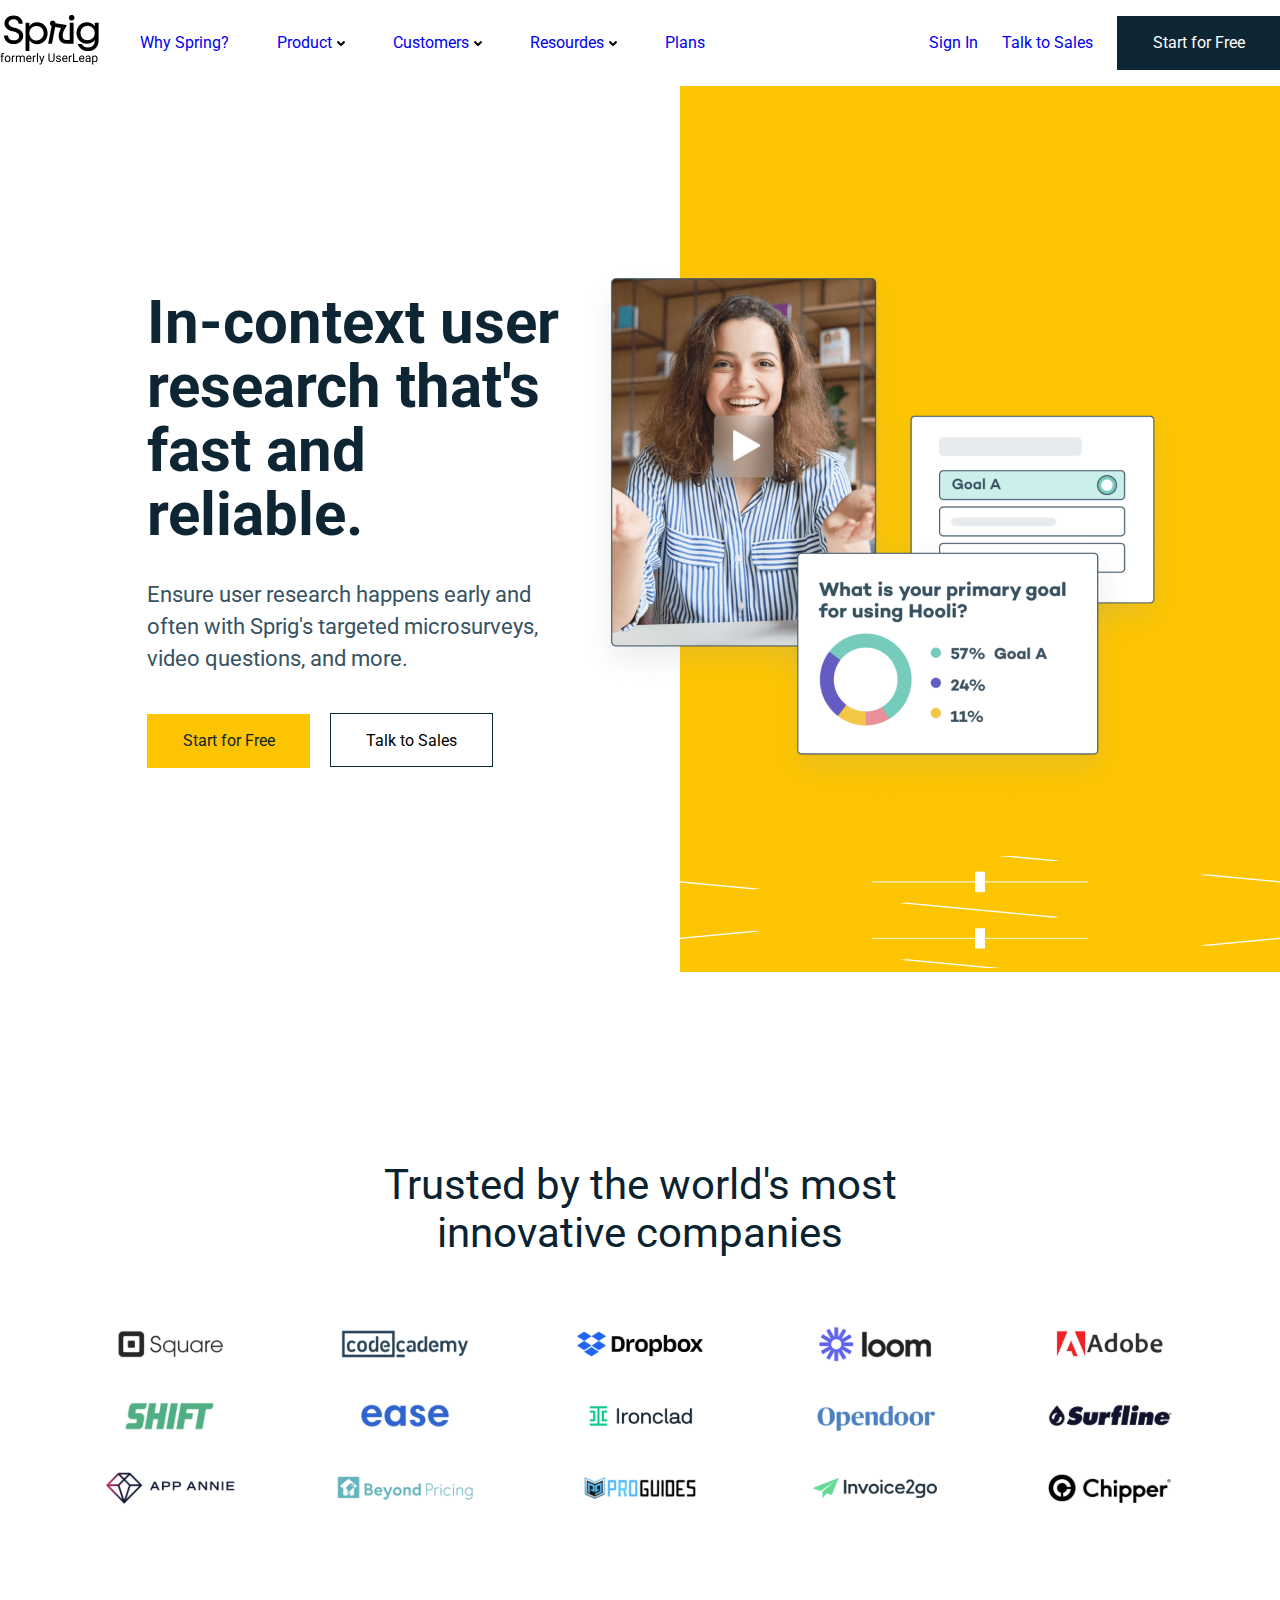
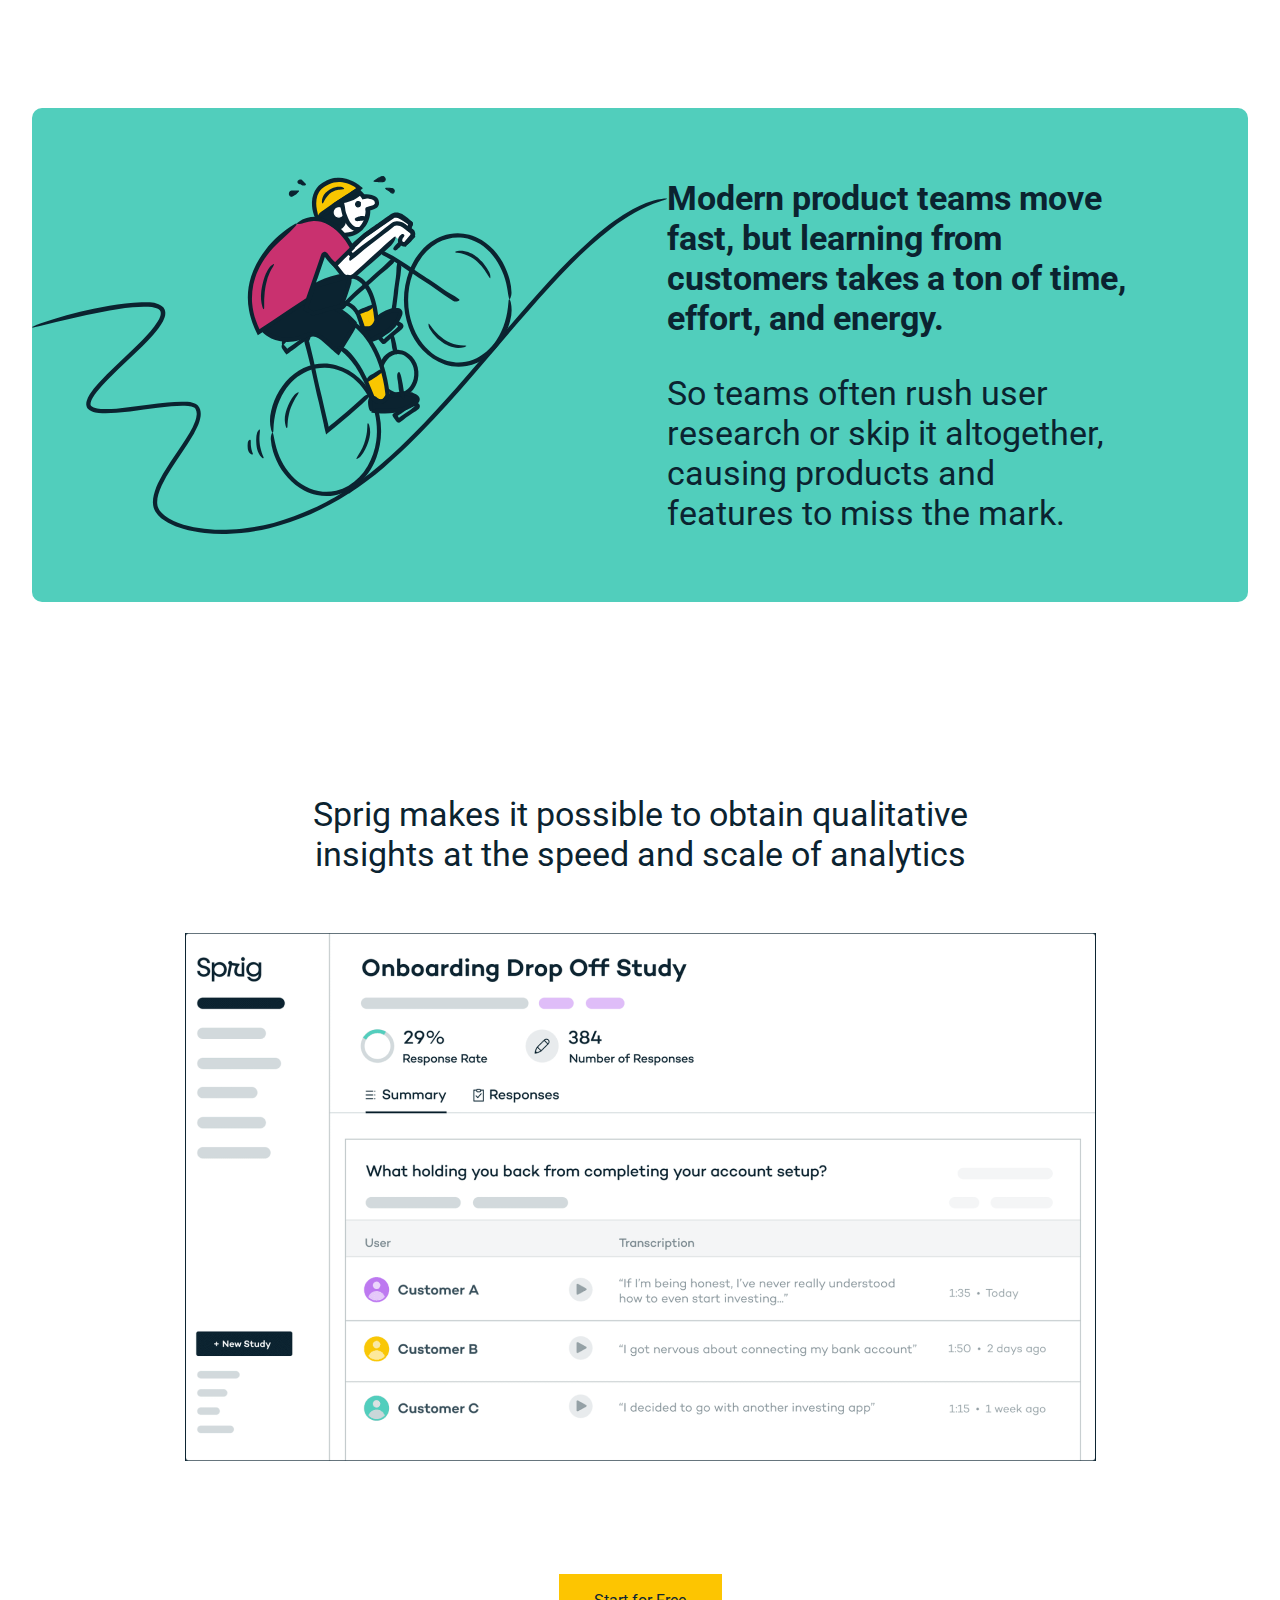
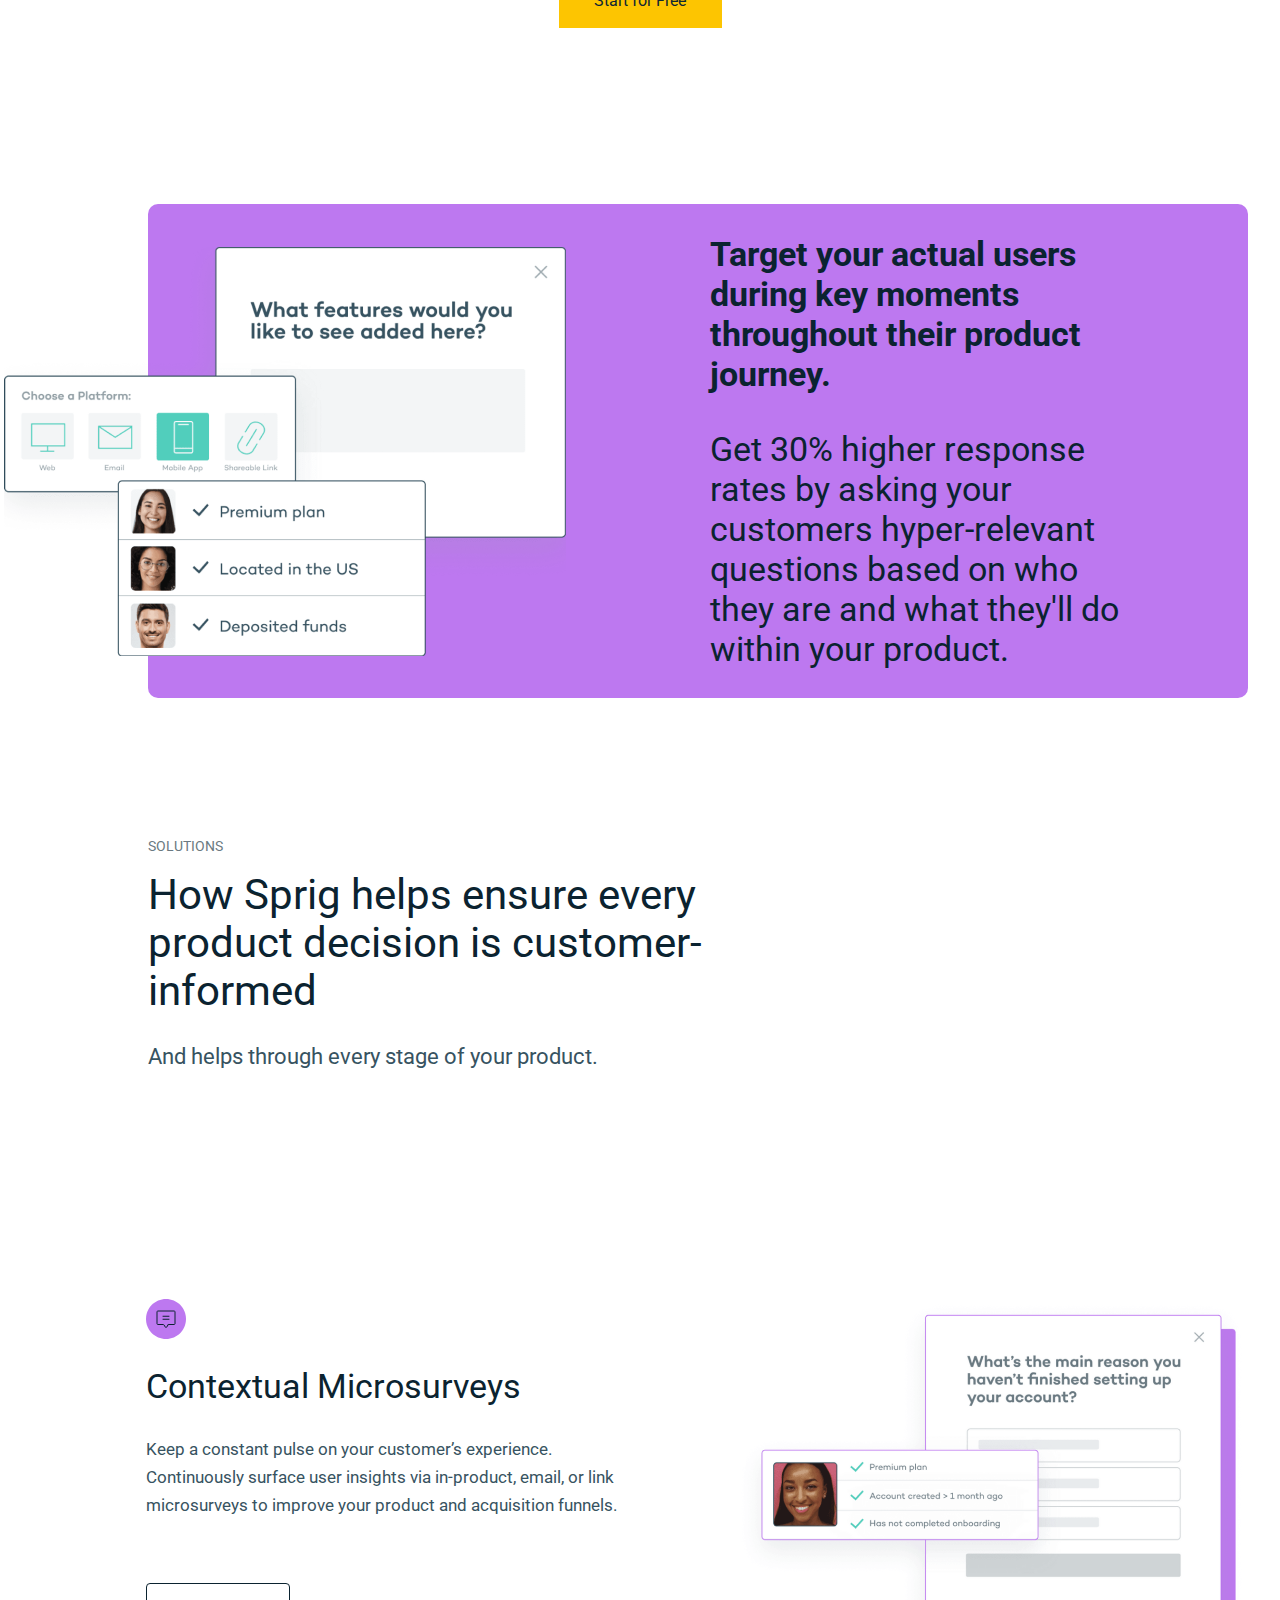
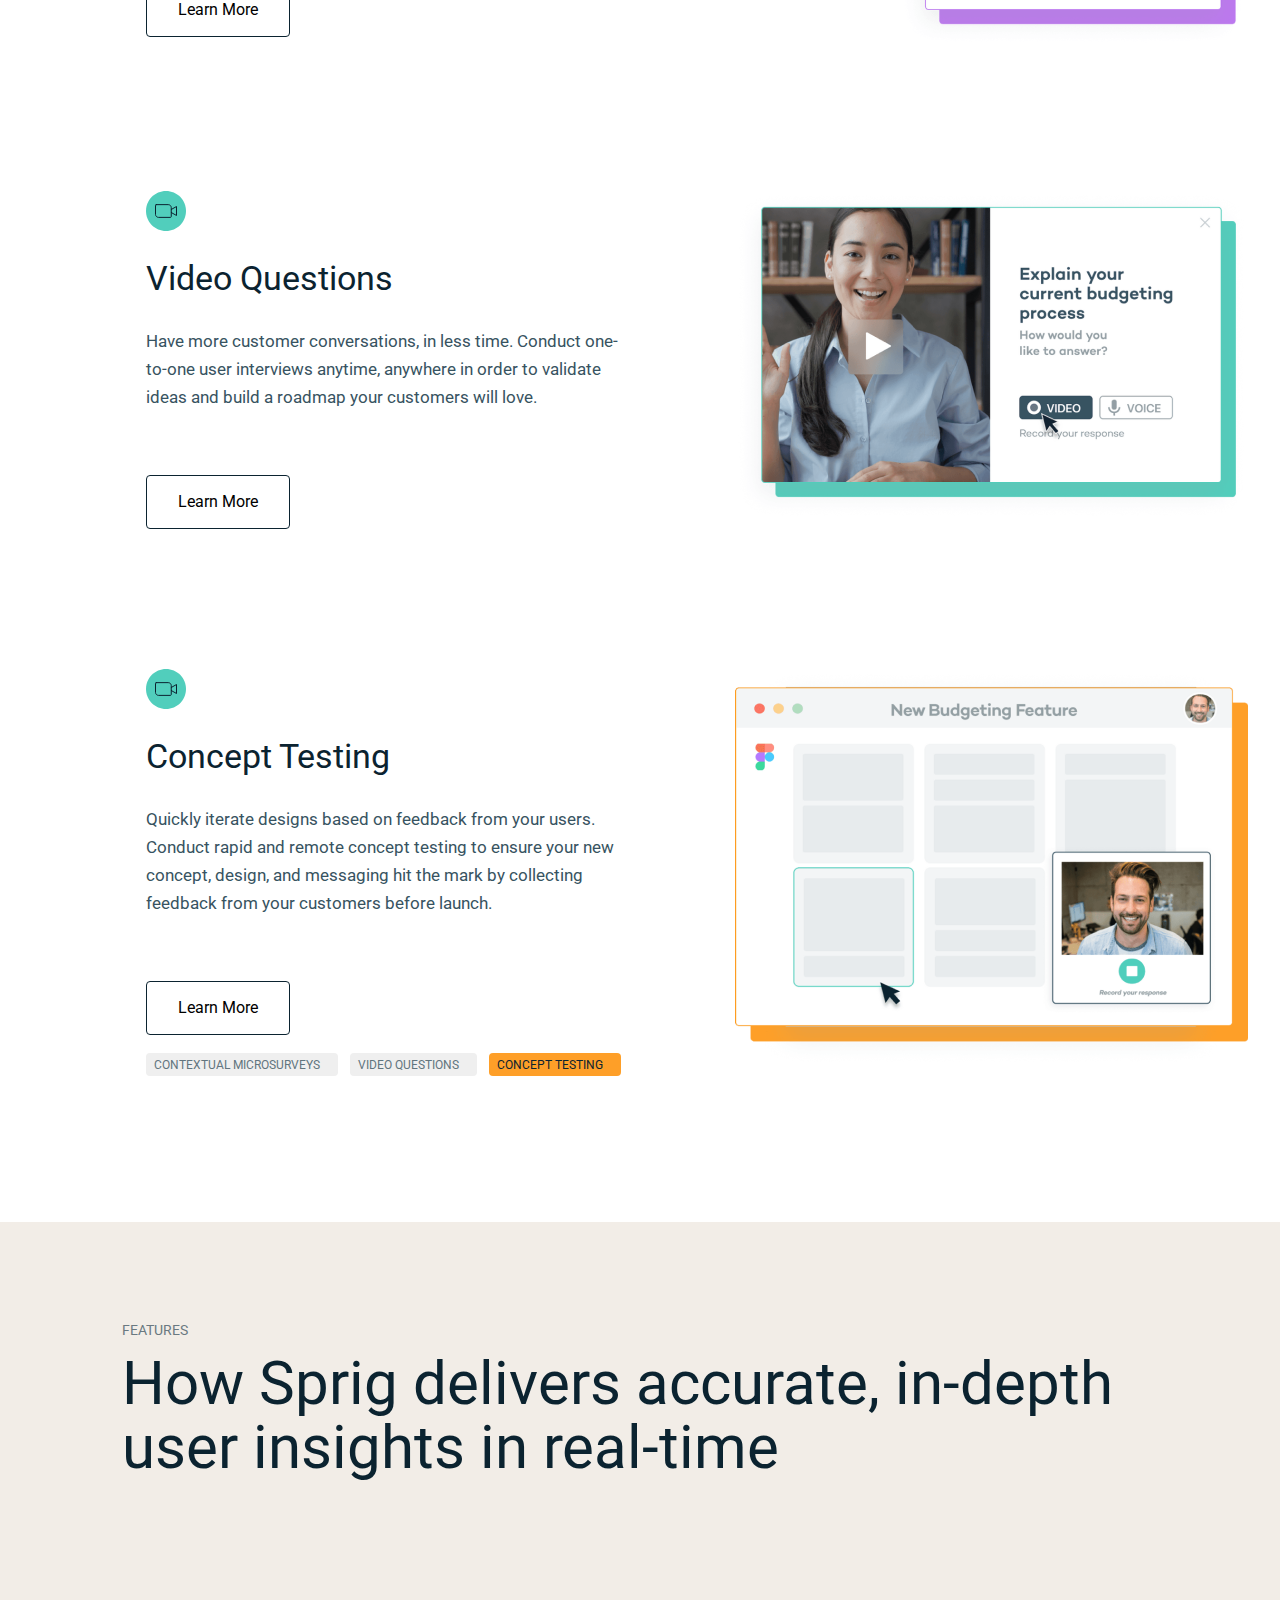
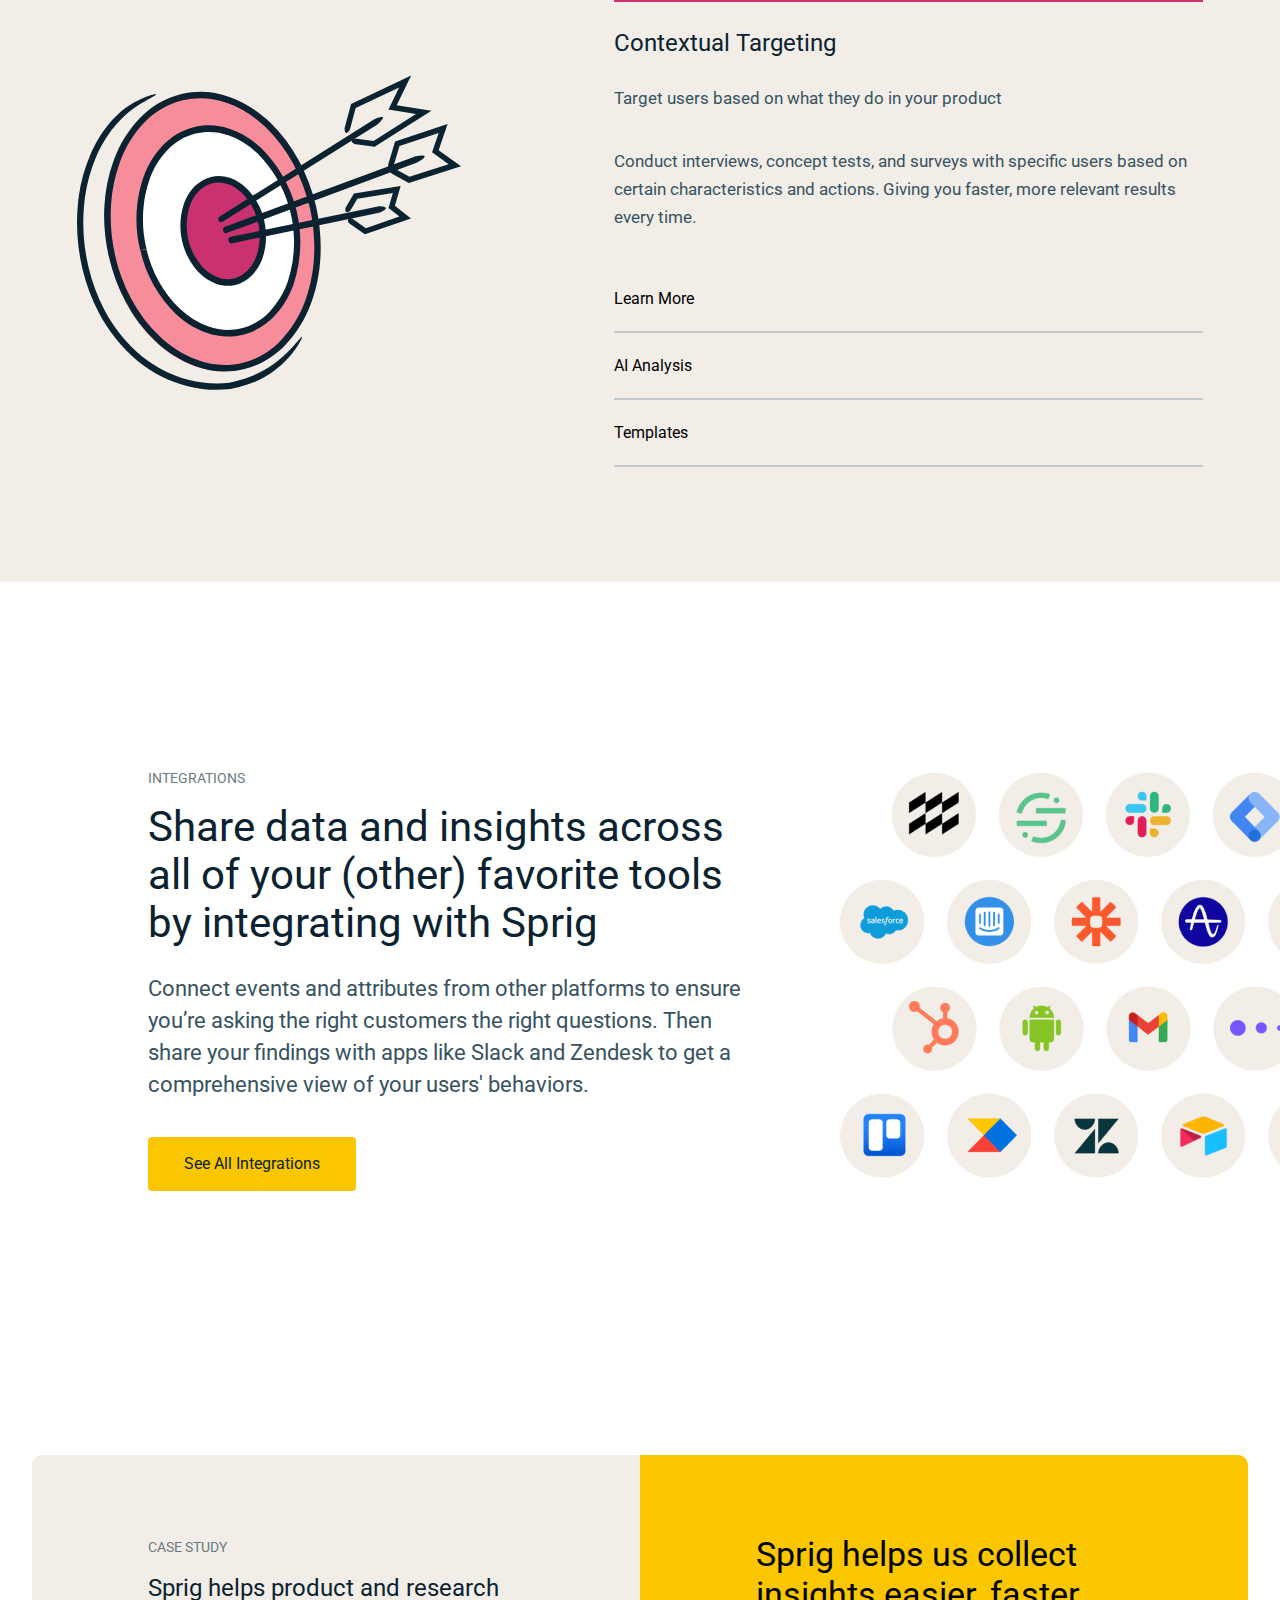
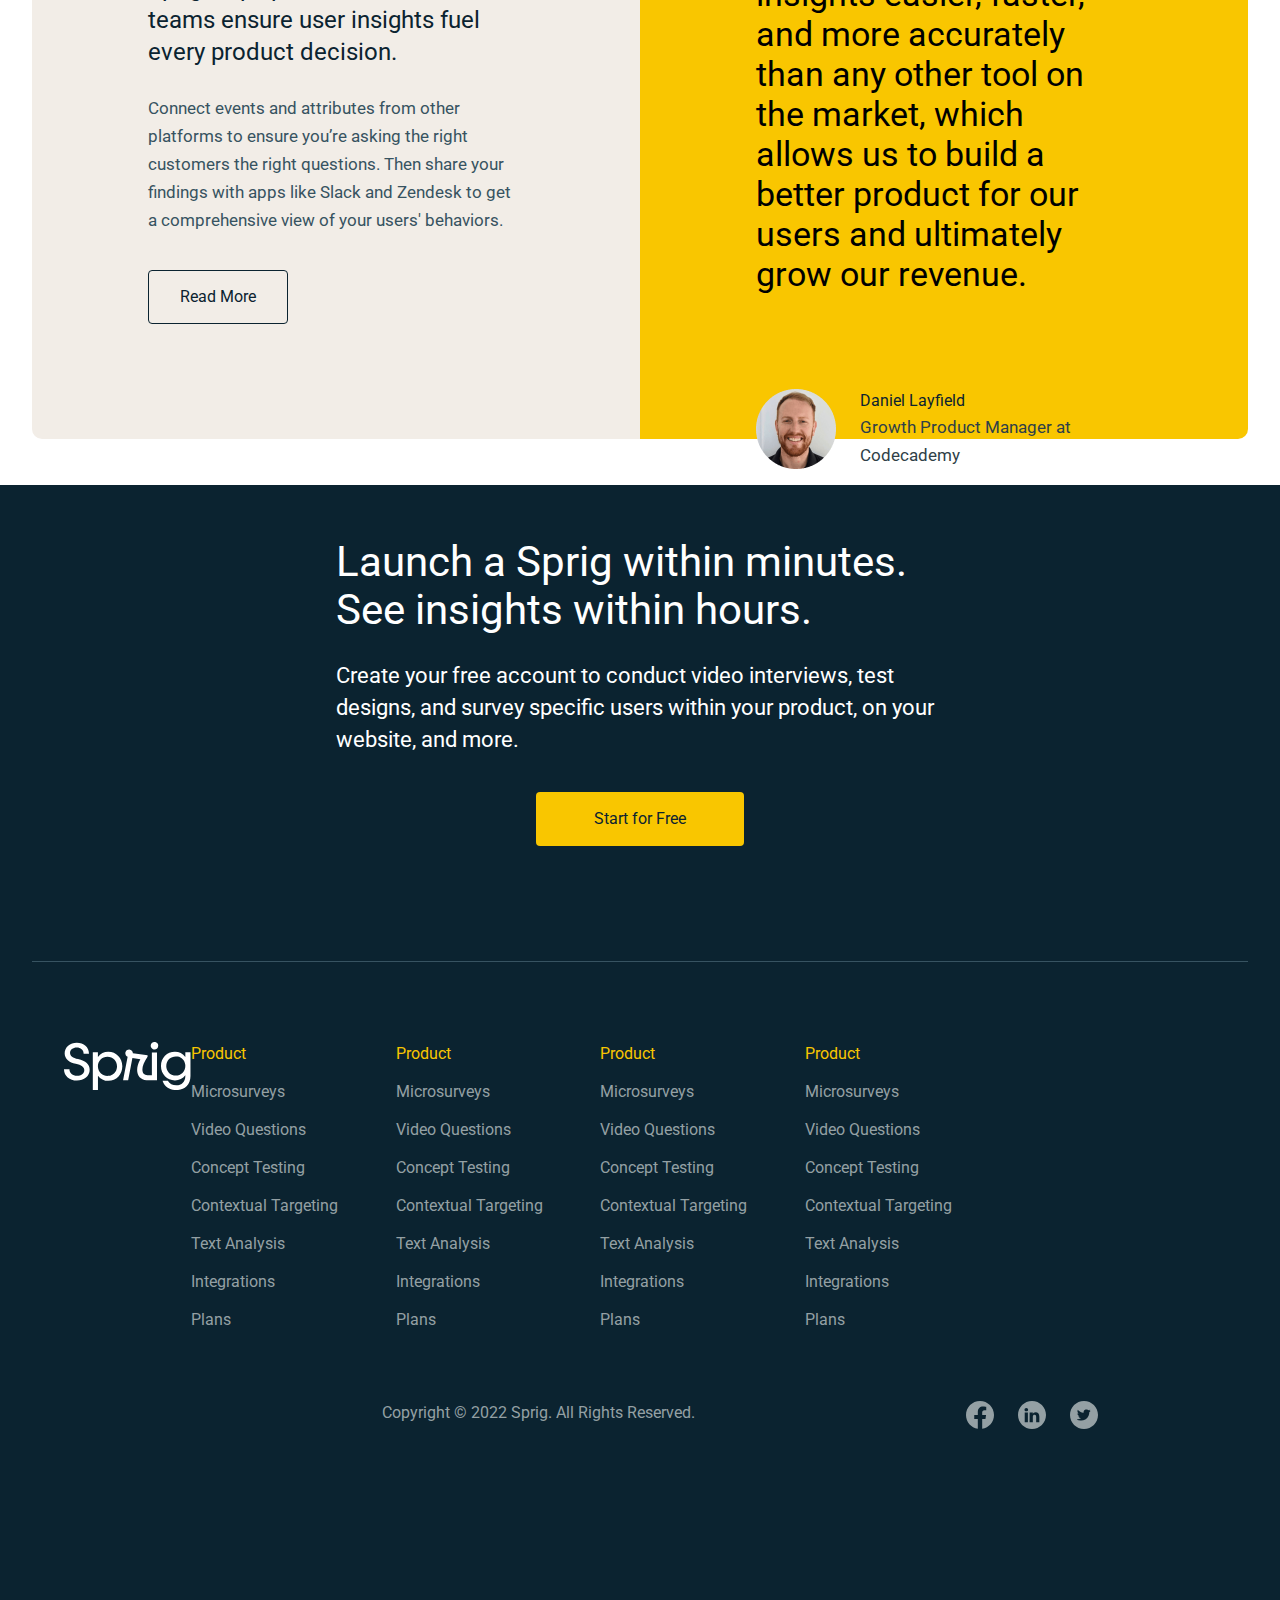
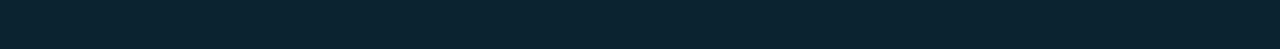
<file: project/index.html>
<!doctype html>
<html lang="en">
<head>
    <meta charset="UTF-8">
    <meta name="viewport"
          content="width=device-width, user-scalable=no, initial-scale=1.0, maximum-scale=1.0, minimum-scale=1.0">
    <meta http-equiv="X-UA-Compatible" content="ie=edge">
    <title>Document</title>
    <link rel="stylesheet" href="project.css">
    <link rel="preconnect" href="https://fonts.googleapis.com">
    <link rel="preconnect" href="https://fonts.gstatic.com" crossorigin>
    <link href="https://fonts.googleapis.com/css2?family=Roboto+Serif:ital,wght@0,100;0,200;0,300;0,400;0,500;0,600;0,700;0,800;0,900;1,100;1,200;1,300;1,400;1,500;1,600;1,700;1,800;1,900&family=Roboto:ital,wght@0,100;0,300;0,400;0,500;0,700;0,900;1,100;1,300;1,400;1,500;1,700;1,900&display=swap"
          rel="stylesheet">
</head>
<body>
<header>
    <div class="wrapper">
        <div class="top_bar">
            <div class="header_logo"><img src="images/logo.svg" alt="logo"></div>
            <nav class="nav_meny">
                <div class="meny">
                    <div class="nav_meny_Item color1"><a href="#">Why Spring?</a></div>
                    <div class="nav_meny_Item color"><a href="#">Product</a><img src="images/tiket.png" alt=""></div>
                    <div class="nav_meny_Item color"><a href="#">Customers</a><img src="images/tiket.png" alt=""></div>
                    <div class="nav_meny_Item color"><a href="#">Resourdes</a><img src="images/tiket.png" alt=""></div>
                    <div class="nav_meny_Item color1"><a href="#">Plans</a></div>
                </div>
                <div class="meny_button">
                    <div class="nav_meny_Item color1"><a href="#">Sign In</a></div>
                    <div class="nav_meny_Item color1"><a href="#">Talk to Sales</a></div>
                    <button class="nav_btn meny_btn ">Start for Free</button>
                </div>
            </nav>
        </div>
    </div>
    <div class="header_content">
        <div class="left_content">
            <h1>In-context user research that's fast and reliable.</h1>
            <p>Ensure user research happens early and often with Sprig's targeted microsurveys, video questions, and
                more.</p>
            <div class="header_content_button">
                <button class="nav_btn head_btn_1">Start for Free</button>
                <button class="nav_btn head_btn_2">Talk to Sales</button>
            </div>
        </div>
        <div class="raight_content"><img id="top" src="images/raight_content.png" alt=""><img id="botom"
                                                                                              src="images/botom.png"
                                                                                              alt=""></div>
    </div>
    <div class="txt_after_punkt txt_after_punkt1 "><p class="txt_after_punkt_p">Trusted by the world's most innovative
        companies</p></div>
    <div class="logo_partner"><img src="images/logos%20partner.svg" alt=""></div>
</header>
<div class=" center bycikl">
    <img id="bycikl" src="images/bycikle.svg" alt="bycikle">
    <div class="punkt">
        <h3 class="punkt_title">Modern product teams move fast, but learning from customers takes a ton of time, effort,
            and energy.</h3>
        <p class="punkt_text">So teams often rush user research or skip it altogether, causing products and features to
            miss the mark.</p>
    </div>
</div>
<div class="txt_after_punkt txt_after_punkt2 "><p class="txt_after_punkt_p">Sprig makes it possible to obtain
    qualitative insights at the speed and scale of analytics</p></div>
<img id="scrin" src="images/scrine.png" alt="">
<button id="botom_centr" class="nav_btn head_btn_1">Start for Free</button>
<div class=" center fiolet">
    <img id="fiolet" src="images/img_fiolet%20blok.png" alt="">
    <div class="punkt">
        <h3 class="punkt_title">Target your actual users during key moments throughout their product journey.</h3>
        <p class="punkt_text">Get 30% higher response rates by asking your customers hyper-relevant questions based on
            who they are and what they'll do within your product.</p>
    </div>
</div>
<div class="left_content_after_fiolet_blok">
    <p class="hat_txt">SOLUTIONS</p>
    <p id="after_fiolet_blok">How Sprig helps ensure every product decision is customer-informed</p>
    <p class="under_txt">And helps through every stage of your product.</p>
</div>
<div class="wrap_1">
    <div class="similar_blok">
        <div class="similar_left">
            <img class="similar_img" src="images/simil_left_img3.svg" alt="">
            <div class="similar_txt">
                <p class="simil_title">Contextual Microsurveys</p>
                <p class="simil_txt">Keep a constant pulse on your customer’s experience. Continuously surface user
                    insights via in-product, email, or link microsurveys to improve your product and acquisition
                    funnels.</p>
            </div>
            <button class="similar_btn">Learn More</button>
        </div>
        <div class="simil_raight_img"><img src="images/simil_raight_img2.png" alt=""></div>
    </div>
    <div class="similar_blok">
        <div class="similar_left">
            <img class="similar_img" src="images/simil_left_img.svg" alt="">
            <div class="similar_txt">
                <p class="simil_title">Video Questions</p>
                <p class="simil_txt">Have more customer conversations, in less time. Conduct one-to-one user interviews
                    anytime, anywhere in order to validate ideas and build a roadmap your customers will love.</p>
            </div>
            <button class="similar_btn">Learn More</button>
        </div>
        <div class="simil_raight_img"><img src="images/simil_raight_img.png" alt=""></div>
    </div>
    <div class="similar_blok">
        <div class="similar_left">
            <img class="similar_img" src="images/simil_left_img.svg" alt="">
            <div class="similar_txt">
                <p class="simil_title">Concept Testing</p>
                <p class="simil_txt">Quickly iterate designs based on feedback from your users. Conduct rapid and remote
                    concept testing to ensure your new concept, design, and messaging hit the mark by collecting
                    feedback from your customers before launch.</p>
            </div>
            <button class="similar_btn">Learn More</button>
            <div class="inline_btn">
                <button class="smole_similar">Contextual Microsurveys</button>
                <button class="smole_similar">Video Questions</button>
                <button class="smole_similar smol_btn_bacg">Concept Testing</button>
            </div>
        </div>
        <div class="simil_raight_img"><img src="images/simil_raight_img3.png" alt=""></div>
    </div>
</div>
<div class="solve">
    <div class="solve_head_txt">
        <p class="hat_txt">Features</p>
        <p class="solve_head_title">How Sprig delivers accurate, in-depth user insights in real-time</p>
    </div>
    <div class="solve_content">
        <img src="images/solve_img.svg" alt="" id="solve">
        <div class="solve_sheadle">
            <p class="sheadle_titel1">Contextual Targeting</p>
            <p class="sheadle_text1">Target users based on what they do in your product</p>
            <p class="sheadle_text1">Conduct interviews, concept tests, and surveys with specific users based on certain
                characteristics and actions. Giving you faster, more relevant results every time.</p>
            <div class="sheadle_text2"
            <p class="sheadle_text1">Learn More</p></div>
        <div class="sheadle_text2"
        <p class="sheadle_titel1">AI Analysis</p></div>
    <div class="sheadle_text2"
    <p class="sheadle_titel1">Templates</p></div>
</div>

</div>
</div>
<div class="content_after_solve">
    <div class="left_content_after_fiolet_blok">
        <p class="hat_txt">INTEGRATIONS</p>
        <p id="after_fiolet_blok">Share data and insights across all of your (other) favorite tools by integrating with
            Sprig</p>
        <p class="under_txt">Connect events and attributes from other platforms to ensure you’re asking the right
            customers
            the right questions. Then share your findings with apps like Slack and Zendesk to get a comprehensive view
            of
            your users' behaviors.</p>
        <button class="btn_after_solve">See All Integrations</button>
    </div>
    <div class="image_after_solve"><img src="images/image_after_solve.png" alt=""></div>
</div>
<div class="case_sudy ">
    <div class="case_left_cont">
        <p class="hat_txt">CASE STUDY</p>
        <p class="case_titl">Sprig helps product and research teams ensure user insights fuel every product
            decision.</p>
        <p class="under_txt case_txt">Connect events and attributes from other platforms to ensure you’re asking the
            right
            customers
            the right questions. Then share your findings with apps like Slack and Zendesk to get a comprehensive
            view
            of
            your users' behaviors.</p>
        <button class="btn_after_solve case_btn">Read More</button>
    </div>
    <div class="case_raight_content">
        <!--            <img id="six" src="images/66.svg" alt="">-->
        <div class="case_raight_titl">Sprig helps us collect insights easier, faster, and more accurately than any
            other
            tool on the market, which allows us to build a better product for our users and ultimately grow our
            revenue.
        </div>
        <div class="face">
            <img src="images/face.png" alt="">
            <div><p class="face_name">Daniel Layfield</p>
                <p class="face_txt">Growth Product Manager at Codecademy</p></div>
        </div>
    </div>
</div>
<div class="darkblu_bac">
    <div class="darkblue_hat">
        <div class=" db_locat ">
            <p class="db_color db_main">Launch a Sprig within minutes.</p>
            <p class="db_color db_main">See insights within hours.</p>
            <p class="under_txt db_color">Create your free account to conduct video interviews, test designs, and survey specific
                users within your product, on your website, and more.</p>
            <button class="btn_after_solve">Start for Free</button>
        </div>
    </div>
    <div class="bottom">
        <div><img src="images/logo1.svg" alt=""></div>
        <div class="simil_gap">
            <div class="gap">
                <p class="txt_yellow" >Product</p>
                <p class="txt_white">Microsurveys</p>
                <p class="txt_white">Video Questions</p>
                <p class="txt_white">Concept Testing</p>
                <p class="txt_white">Contextual Targeting</p>
                <p class="txt_white">Text Analysis</p>
                <p class="txt_white">Integrations</p>
                <p class="txt_white">Plans</p>
            </div>
            <div class="gap">
                <p class="txt_yellow" >Product</p>
                <p class="txt_white">Microsurveys</p>
                <p class="txt_white">Video Questions</p>
                <p class="txt_white">Concept Testing</p>
                <p class="txt_white">Contextual Targeting</p>
                <p class="txt_white">Text Analysis</p>
                <p class="txt_white">Integrations</p>
                <p class="txt_white">Plans</p>
            </div>
            <div class="gap">
                <p class="txt_yellow" >Product</p>
                <p class="txt_white">Microsurveys</p>
                <p class="txt_white">Video Questions</p>
                <p class="txt_white">Concept Testing</p>
                <p class="txt_white">Contextual Targeting</p>
                <p class="txt_white">Text Analysis</p>
                <p class="txt_white">Integrations</p>
                <p class="txt_white">Plans</p>
            </div>
            <div class="gap">
                <p class="txt_yellow" >Product</p>
                <p class="txt_white">Microsurveys</p>
                <p class="txt_white">Video Questions</p>
                <p class="txt_white">Concept Testing</p>
                <p class="txt_white">Contextual Targeting</p>
                <p class="txt_white">Text Analysis</p>
                <p class="txt_white">Integrations</p>
                <p class="txt_white">Plans</p>
            </div_
        </div>
        </div>
    </div>
</div>
<div class="footer1">
    <p class="footer_txt" >Copyright © 2022 Sprig. All Rights Reserved.</p>
    <img src="images/social.svg" alt="" class="social">
</div>
</body>
</html>
</file>
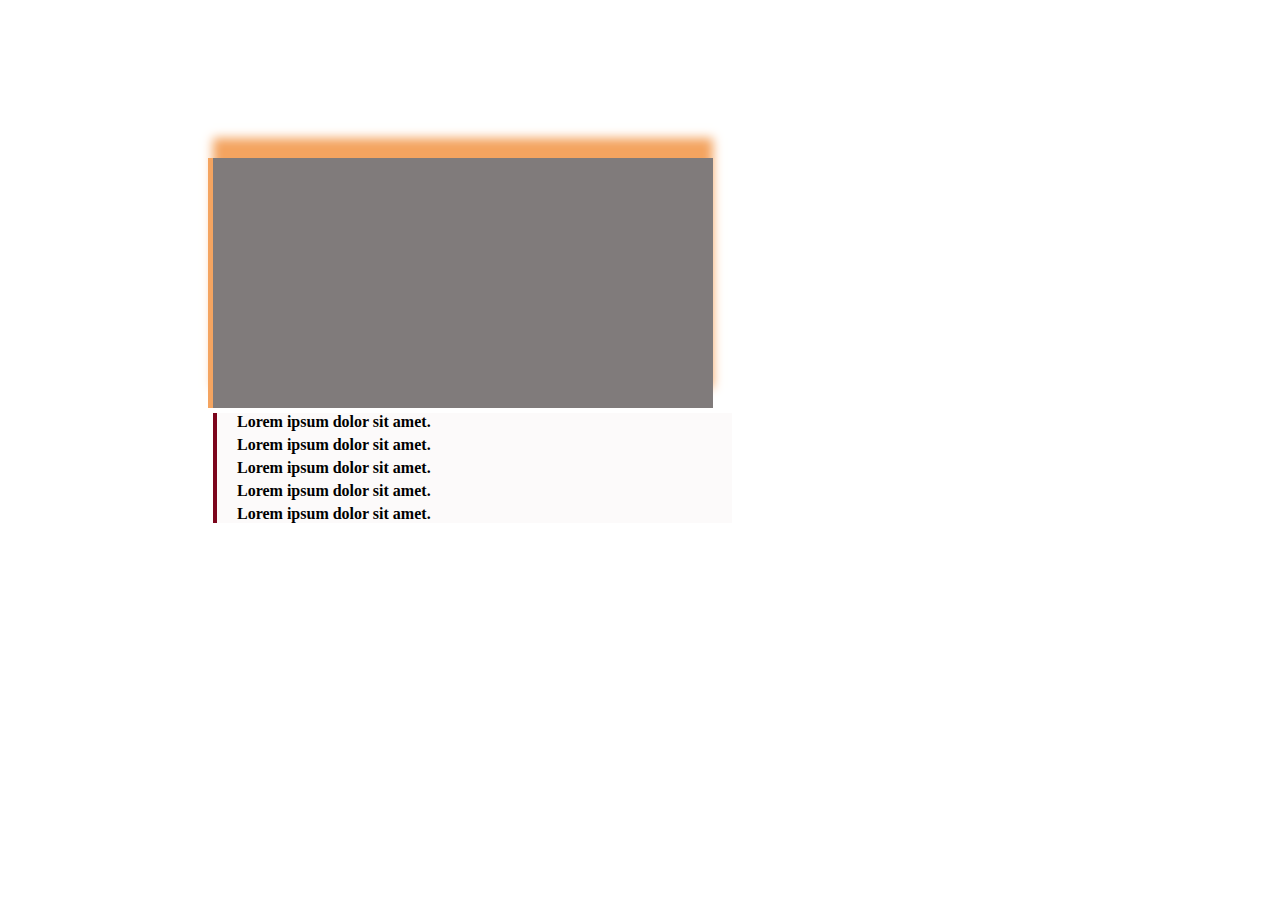
<file: lasson2/casswork 2.1.html>
<!DOCTYPE html>
<html lang="en">
<head>
    <meta charset="UTF-8">
    <title>Title</title>
    <style>

        .target {
            width: 500px;
            background: #807b7b;
            height: 250px;
            margin: 150px 0px 0px 205px;
            box-shadow: -5px 0px 0px 0px sandybrown,0px -20px 10px 0px sandybrown;
            block-size: border-box;
        }

        .target1 {
            width: 200px;
            height: 300px;
            background: black;
            margin: 100px 0px 0px;
        }

        .target3 {
            display: flex;
        }

        .target5{
            width: 500px;
            height: 135;
            background: #fcfafa;
            margin-left: 205px;
            border-left: #7c051c solid 4px;
            padding-left: 15px;
        }
        .target4{
            margin: 5px;
        }

    </style>

</head>
<body>
<div class="target3">
<!--    <div class="target1"></div>-->
    <div class="target"></div>

</div>
<div class="target5">
    <p class="target4"> <b> Lorem ipsum dolor sit amet.</b>
    </p>
    <p class="target4"> <b> Lorem ipsum dolor sit amet.</b>
    </p>
    <p class="target4"> <b> Lorem ipsum dolor sit amet.</b>
    </p>
    <p class="target4"> <b> Lorem ipsum dolor sit amet.</b>
    </p>
    <p class="target4"> <b> Lorem ipsum dolor sit amet.</b>
    </p>
</div>

</body>
</html>
</file>
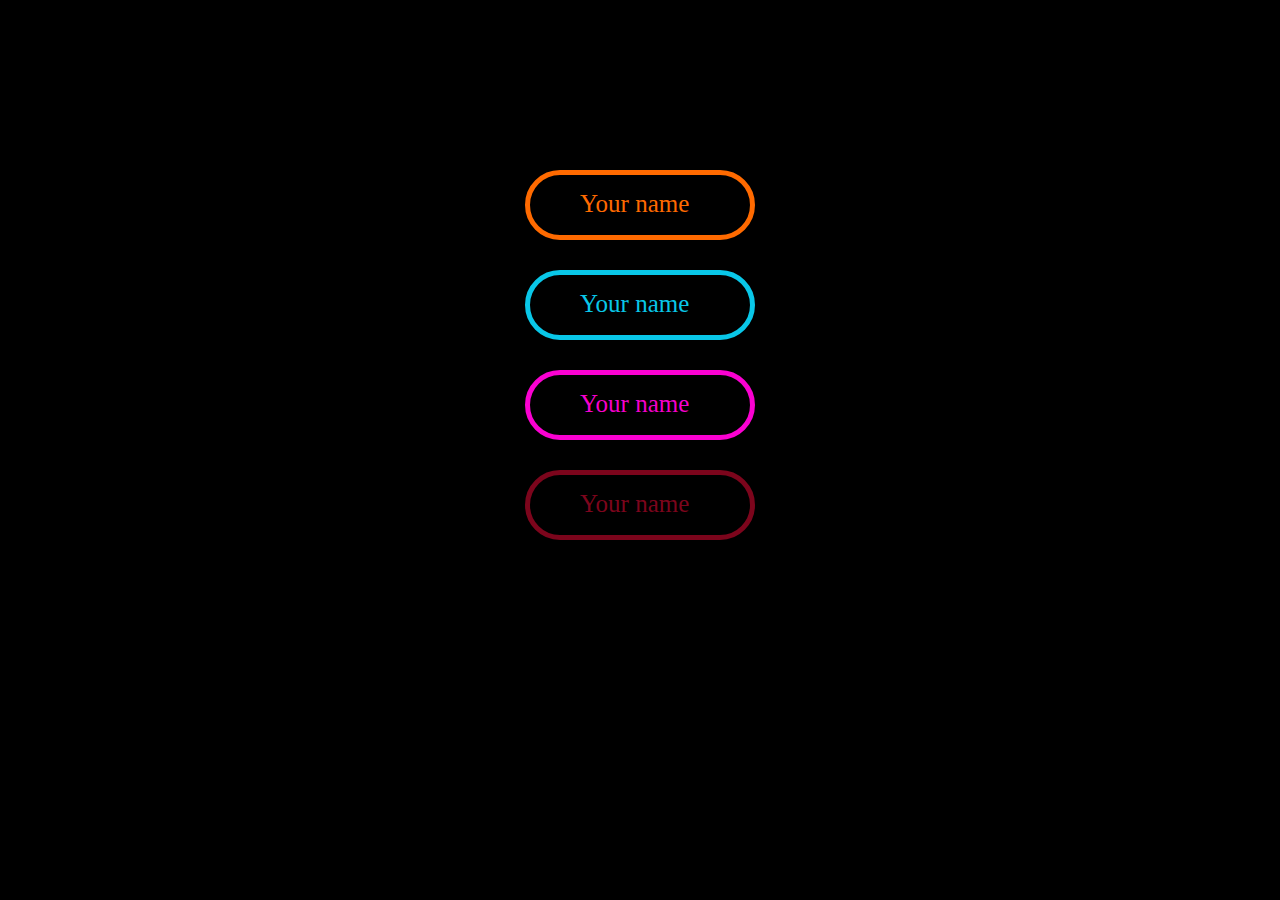
<file: lasson2/classwork2.html>
<!DOCTYPE html>
<html lang="en">
<head>
    <meta charset="UTF-8">
    <title>Title</title>
    <style>
        body{
            background: black;
        }
    </style>
</head>
<body>
<div style=" block-size: border-box; width: 220px; height: 60px; border: 5px solid #ff6a00; border-radius:50px; margin: 170px auto 0px; ">
    <p style="color: #ff6a00; padding: 15px 50px; margin: 0px; font-size: 25px;">Your name</p>
<!--    <p style="color: #ff6a00; size: 100px">Your name</p>-->
</div>
<div style=" block-size: border-box; width: 220px; height: 60px; border: 5px solid #09c7e8; border-radius:50px; margin: 30px auto 0px; ">
    <p style="color: #09c7e8; padding: 15px 50px; margin: 0px; font-size: 25px;">Your name</p>
</div>
<div style=" block-size: border-box; width: 220px; height: 60px; border: 5px solid rgba(253,1,211,0.99); border-radius:50px; margin: 30px auto 0px; ">
    <p style="color: rgba(253,1,211,0.99); padding: 15px 50px; margin: 0px; font-size: 25px;">Your name</p>
</div>
<div style=" block-size: border-box; width: 220px; height: 60px; border: 5px solid rgb(124,5,28); border-radius:50px; margin: 30px auto 0px; ">
    <p style="color: rgb(124,5,28); padding: 15px 50px; margin: 0px; font-size: 25px;">Your name</p>
</div>
    <!--    <p style="color: #ff6a00; size: 100px">Your name</p>-->
</body>
</html>
</file>
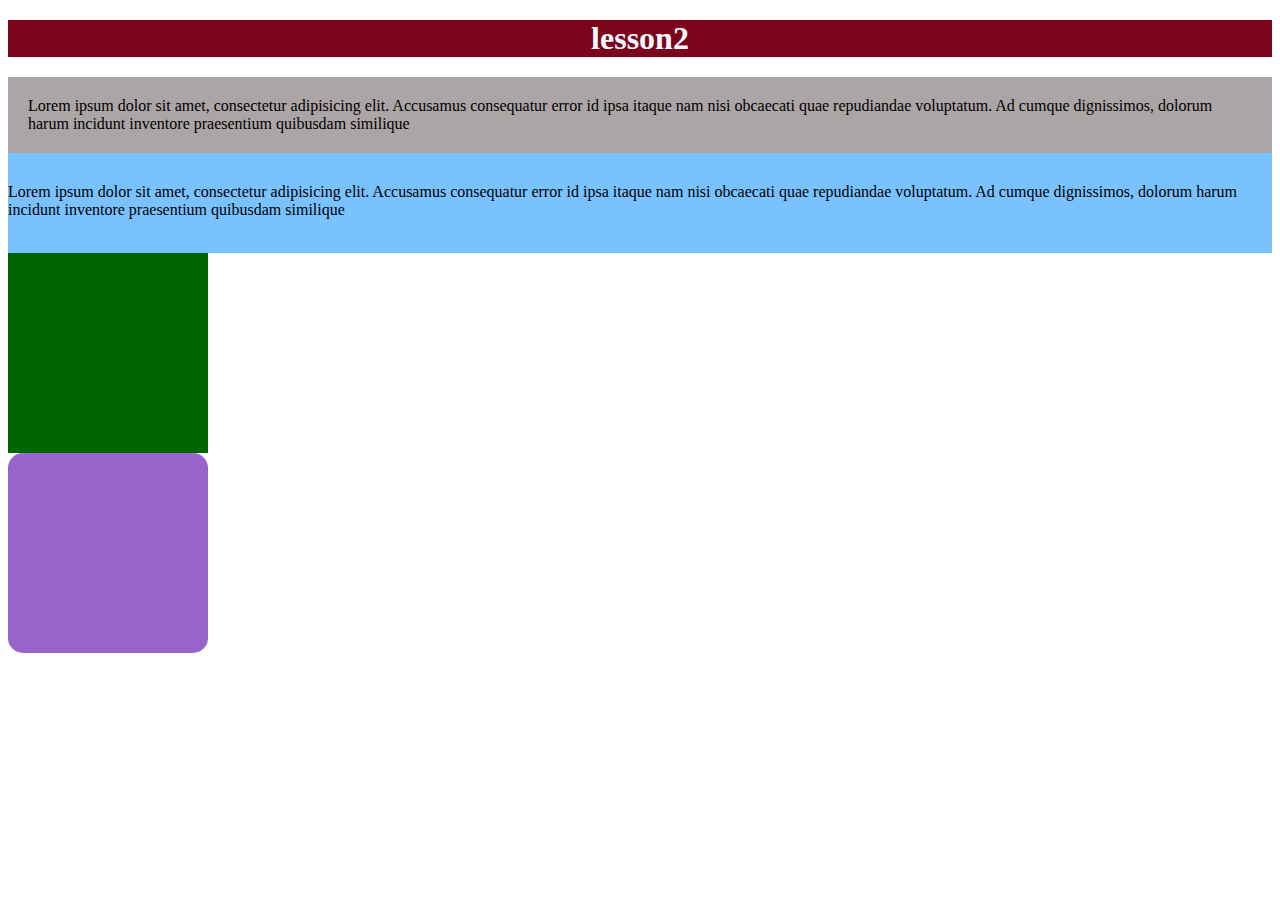
<file: lasson2/homework2.html>
<!DOCTYPE html>
<html lang="en">
<head>
    <meta charset="UTF-8">
    <title>Title</title>
    <style>
        .target {
            background: #7c051c;
            margin: 20px auto;
            text-align: center;
            color: aliceblue;
        }
    </style>
</head>
<body>
<h1 class="target">lesson2</h1>
<!--<div style="margin-top: 20px; padding 10px:; background: #807b7b; height: 50px ">-->
<!--    Lorem ipsum dolor sit amet, consectetur adipisicing elit. Beatae consequuntur dicta dolor doloremque, eveniet illo-->
<!--    illum ipsa obcaecati officia optio perspiciatis quibusdam, quo repellat repudiandae sequi, sit sunt tempore unde.-->
<!--</div>-->
<p style="background: #aba5a5; padding: 20px; margin: 0px;">
    Lorem ipsum dolor sit amet, consectetur adipisicing elit. Accusamus consequatur error id ipsa itaque nam nisi
    obcaecati quae repudiandae voluptatum. Ad cumque dignissimos, dolorum harum incidunt inventore praesentium quibusdam
    similique
</p>
<p style="background: rgba(1,140,253,0.53); padding-bottom: 30px; padding-top: 30px; margin: 0px; height: 100px;box-sizing: border-box">
    Lorem ipsum dolor sit amet, consectetur adipisicing elit. Accusamus consequatur error id ipsa itaque nam nisi
    obcaecati quae repudiandae voluptatum. Ad cumque dignissimos, dolorum harum incidunt inventore praesentium quibusdam
    similique
</p>
<div style="height: 200px; width: 200px; background: darkgreen">
</div>
<div style="height: 200px; width: 200px; background: rgba(148,93,201,0.96); border-radius: 15px">
</div>
</body>
</html>
</file>
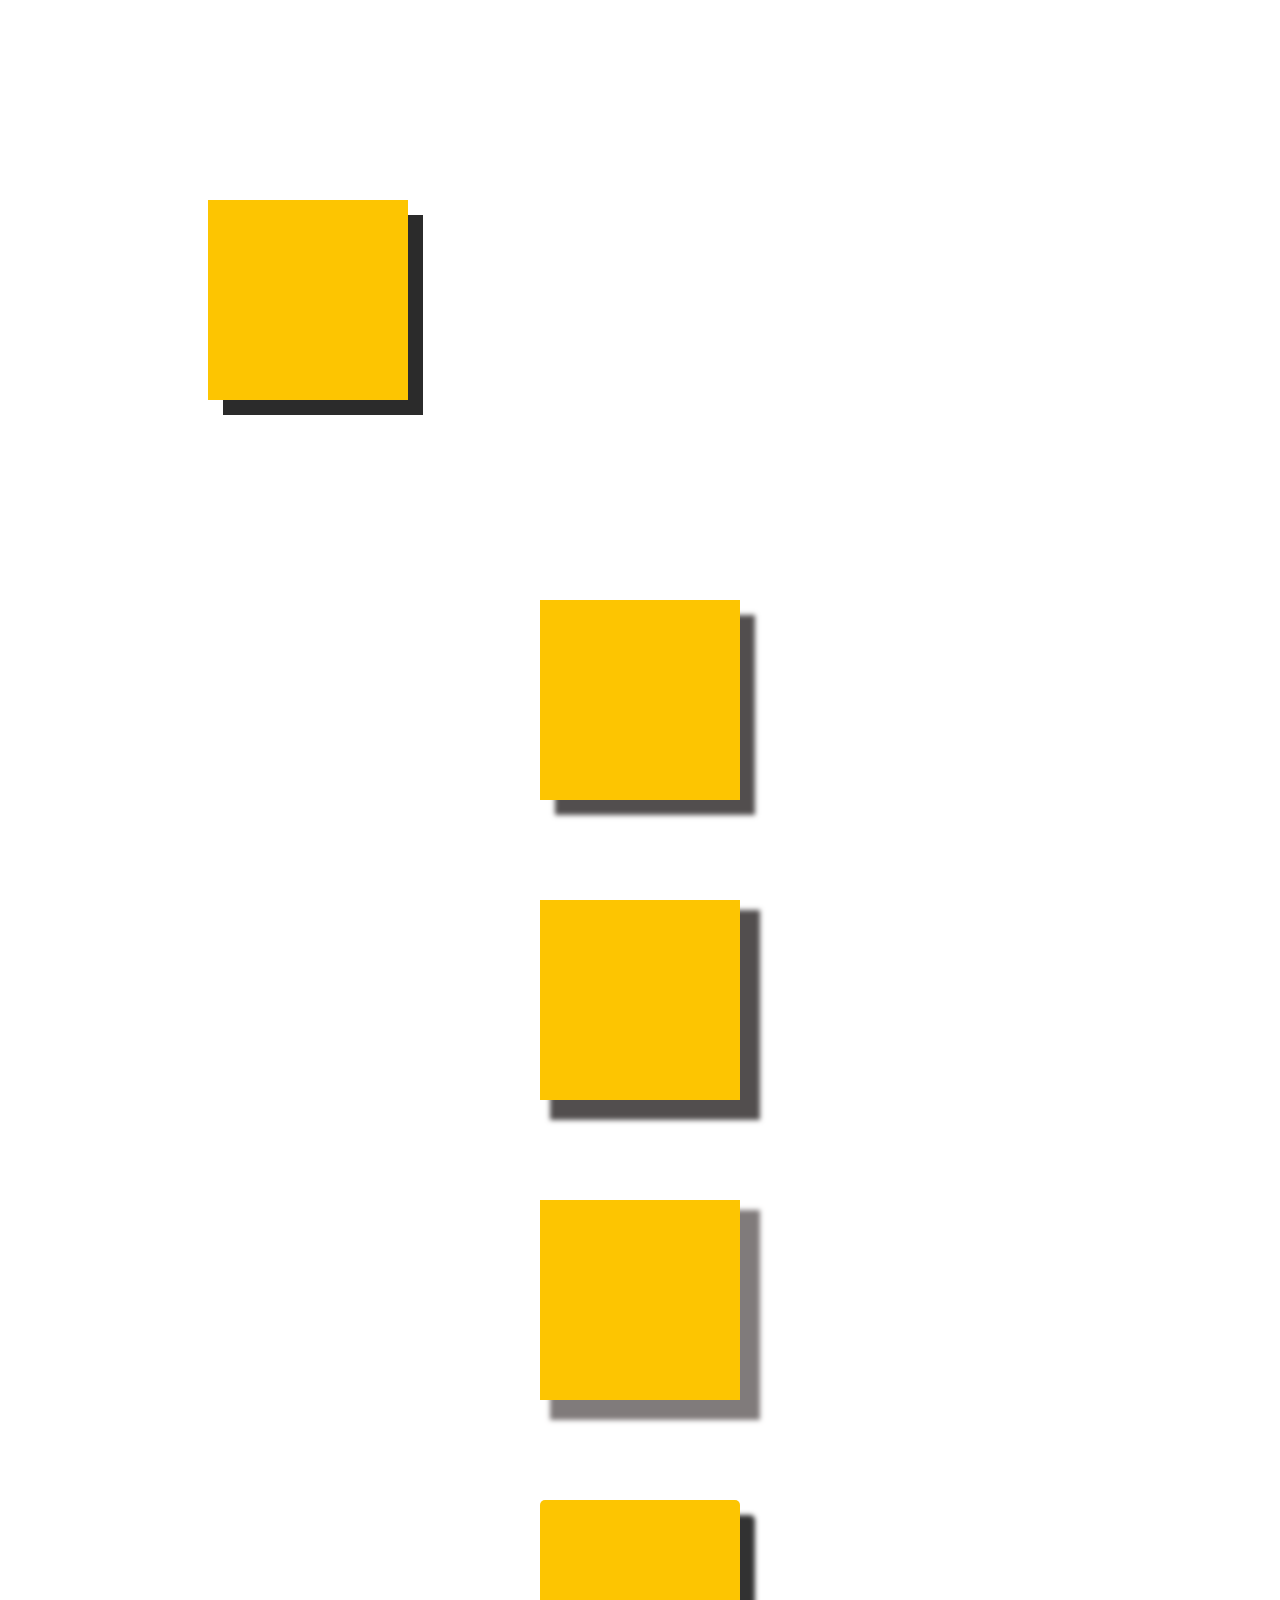
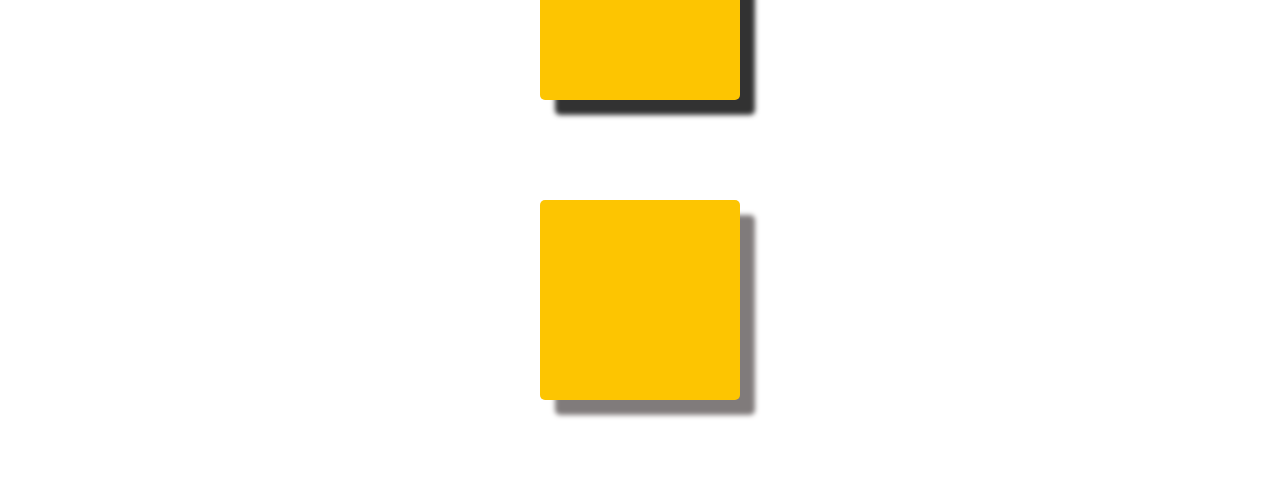
<file: lasson2/tray.html>
<!DOCTYPE html>
<html lang="en">
<head>
    <meta charset="UTF-8">
    <title>Title</title>
    <link rel="stylesheet" href="main.css">
    <style>
        .target3{width: 200px;
            height: 200px;
            background:#fdc501;
            box-sizing: border-box;
            margin: 100px auto;
            box-shadow: #807b7b 15px 15px 5px 5px;
        }
    </style>
    <style>
        .target4
        {width: 200px;
            height: 200px;
            background:#fdc501;
            border-radius: 5px;
            box-sizing: border-box;
            margin: 100px auto;
            box-shadow: #323232 15px 15px 5px 0px;
        }
    </style>
    <style>
        .target5{width: 200px;
            height: 200px;
            background:#fdc501;
            border-radius: 5px;
            box-sizing: border-box;
            margin: 100px auto;
            box-shadow: #807b7b 15px 15px 5px 0px;
        }
    </style>
</head>
<body>
<div class="target"></div>
<div class="target1"></div>
<div class="target2"></div>
<div class="target3"></div>
<div class="target4"></div>
<div class="target5"></div>
</body>
</html>
</file>
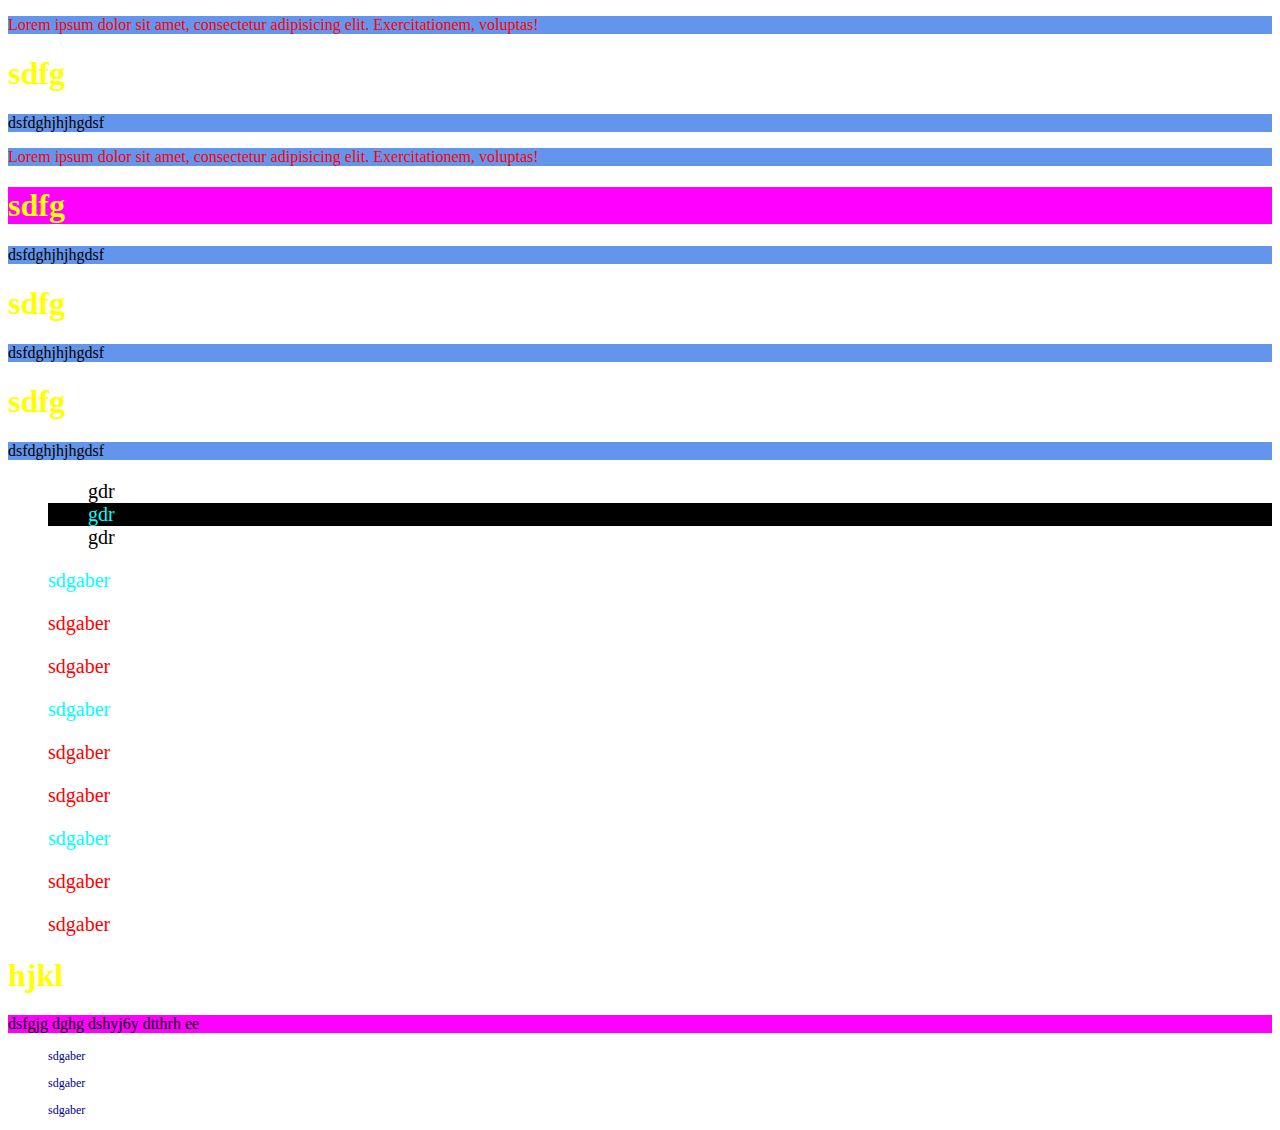
<file: lesson 4/claswork 4.1.html>
<!doctype html>
<html lang="en">
<head>
    <meta charset="UTF-8">
    <meta name="viewport"
          content="width=device-width, user-scalable=no, initial-scale=1.0, maximum-scale=1.0, minimum-scale=1.0">
    <meta http-equiv="X-UA-Compatible" content="ie=edge">
    <title>Document</title>
    <link rel="stylesheet" href="main4.1.css">
</head>
<body>
<div class="av">
    <p>Lorem ipsum dolor sit amet, consectetur adipisicing elit. Exercitationem, voluptas!</p>
    <div class="2"><h1>sdfg</h1><p>dsfdghjhjhgdsf</p></div>
    <p>Lorem ipsum dolor sit amet, consectetur adipisicing elit. Exercitationem, voluptas!</p>
    <div class="2"><h1>sdfg</h1><p>dsfdghjhjhgdsf</p></div>
    <div class="2"><h1>sdfg</h1><p>dsfdghjhjhgdsf</p></div>
    <div class="2"><h1>sdfg</h1><p>dsfdghjhjhgdsf</p></div>
    <ul>
        <ul>gdr</ul>
        <ul>gdr</ul>
        <ul>gdr</ul>
    </ul>
    <ul>sdgaber</ul>
    <ul>sdgaber</ul>
    <ul>sdgaber</ul>
    <ul>sdgaber</ul>
    <ul>sdgaber</ul>
    <ul>sdgaber</ul>
    <ul>sdgaber</ul>
    <ul>sdgaber</ul>
    <ul>sdgaber</ul>
</div>
<div class="under"><h1>hjkl</h1><p>dsfgjg dghg  dshyj6y dtthrh ee</p>
    <ul>sdgaber</ul>
    <ul>sdgaber</ul>
    <ul>sdgaber</ul>
</div>
</body>
</html>
</file>
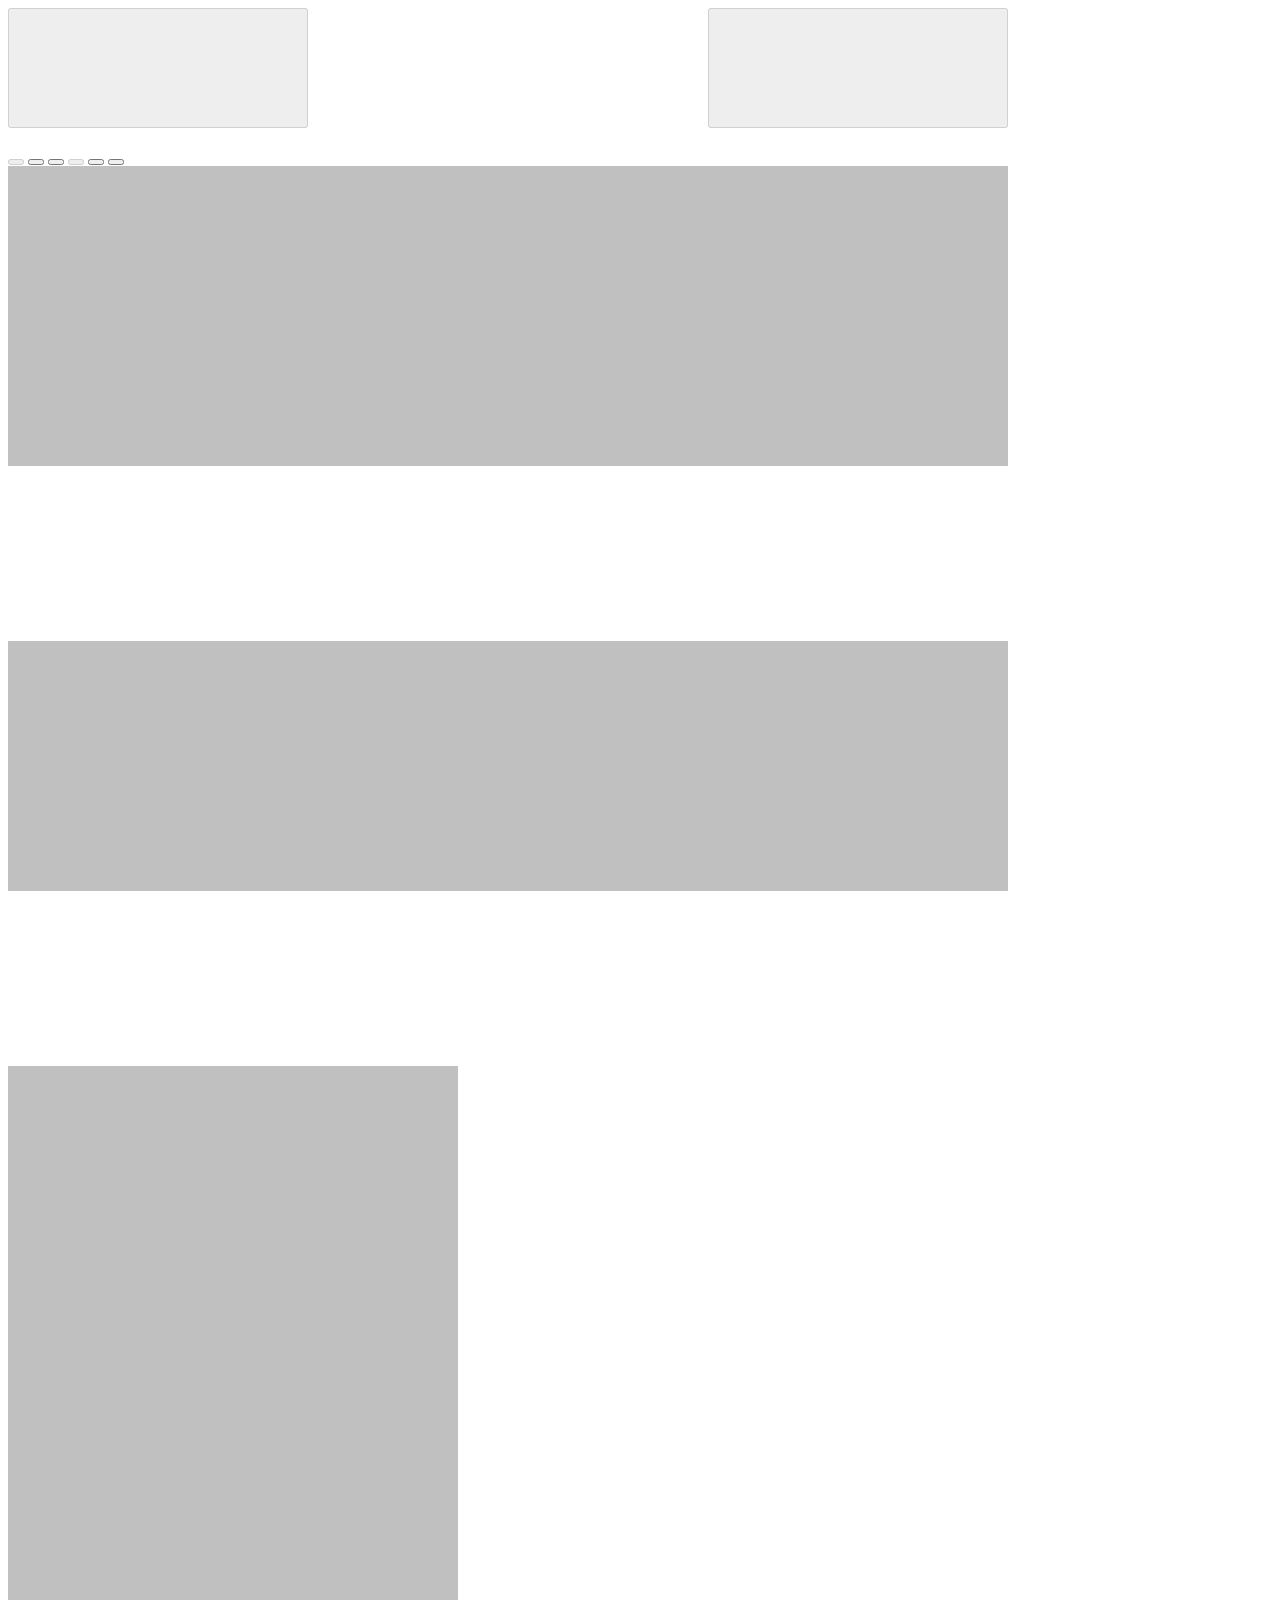
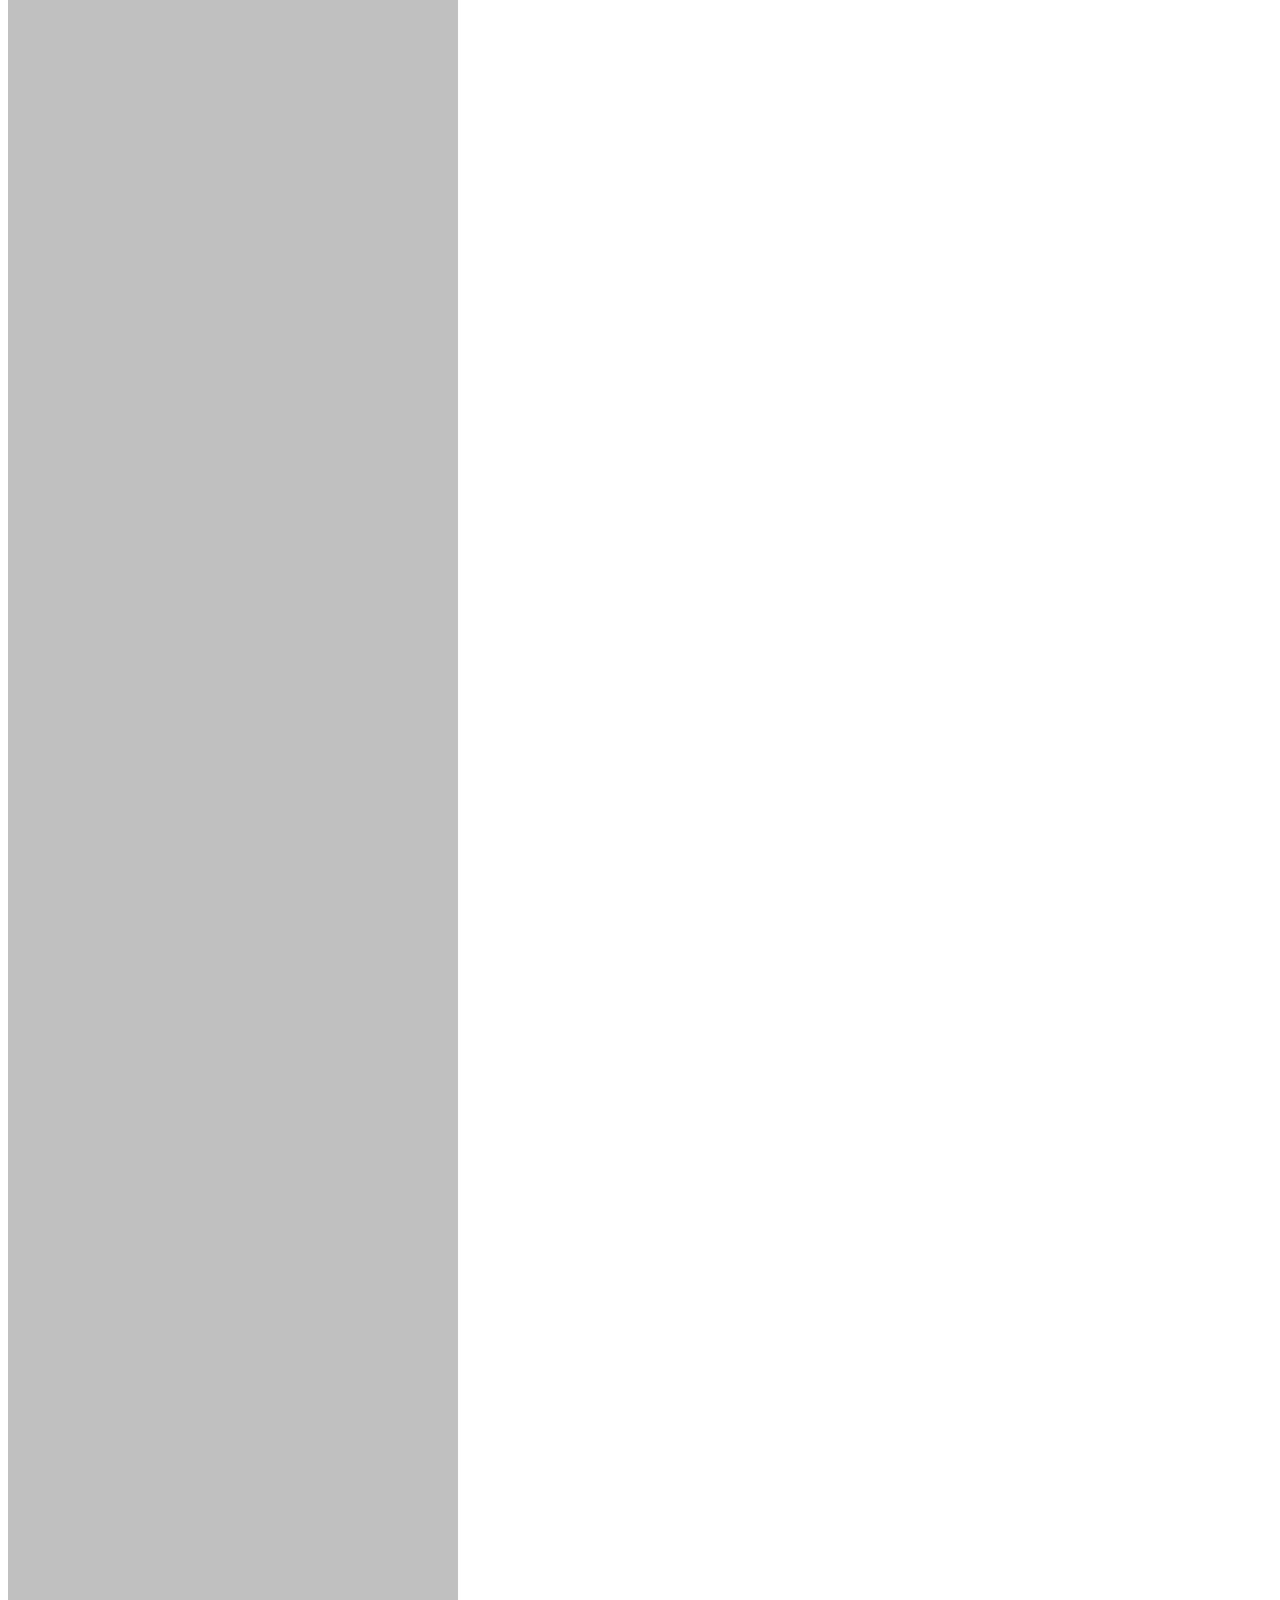
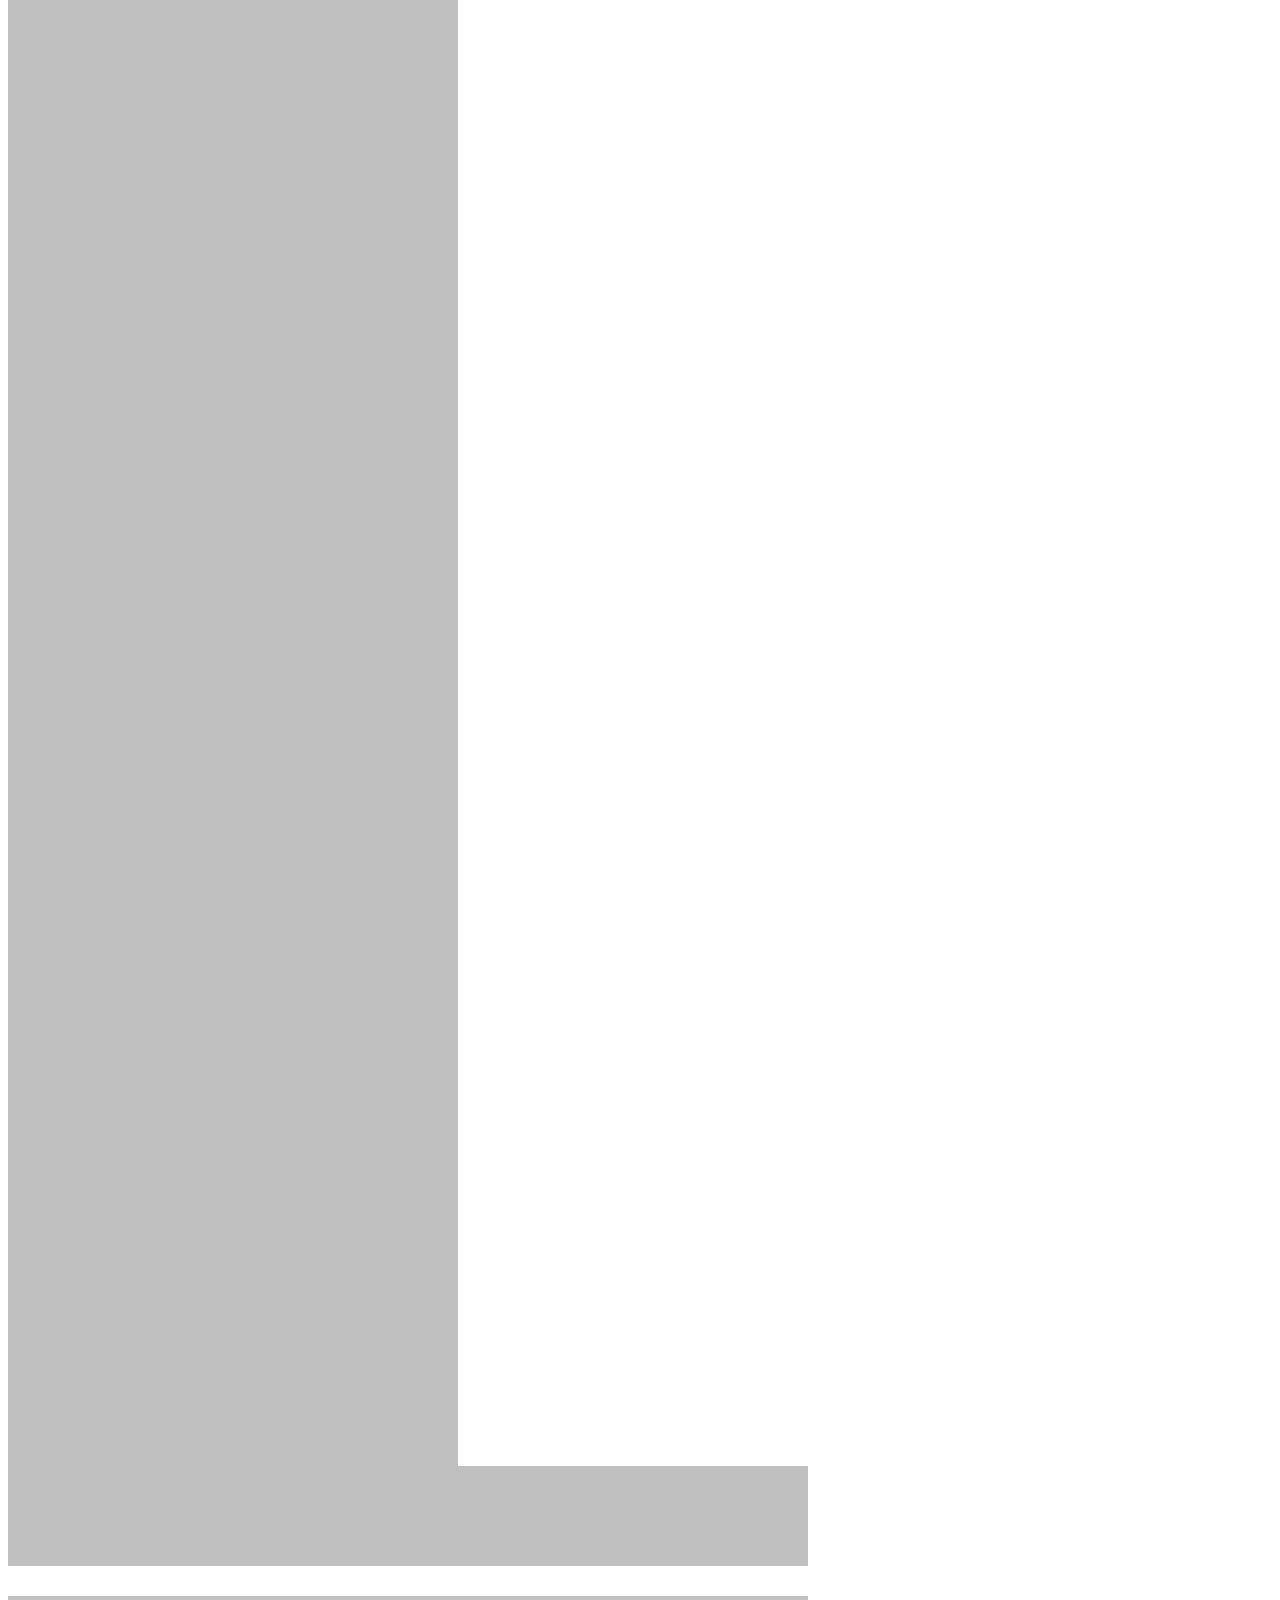
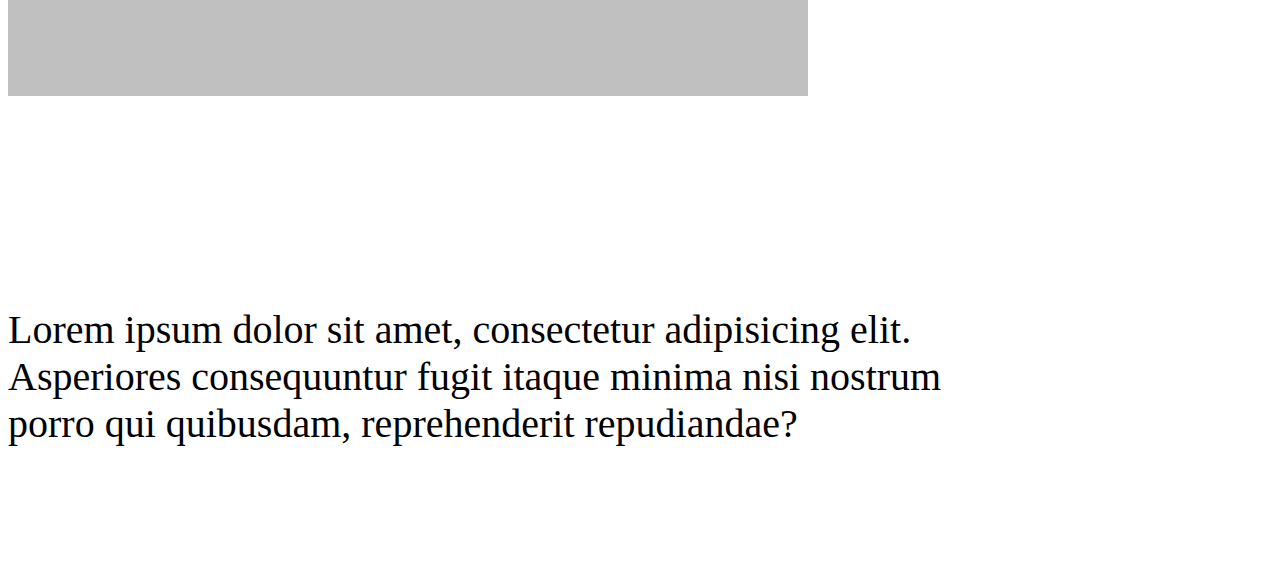
<file: lesson5/classwork5.1.html>
<!doctype html>
<html lang="en">
<head>
    <meta charset="UTF-8">
    <meta name="viewport"
          content="width=device-width, user-scalable=no, initial-scale=1.0, maximum-scale=1.0, minimum-scale=1.0">
    <meta http-equiv="X-UA-Compatible" content="ie=edge">
    <link rel="stylesheet" href="main5.1.css">
    <title>Document</title>
</head>
<body>
<div class="xx">
    <div class="hat">
        <button disabled></button>
        <button disabled></button>
    </div>
    <div class="content">
        <div class="left_colom">
            <button disabled></button>
            <button type="reset"></button>
            <button type="submit"></button>
            <button disabled></button>
            <button type="reset"></button>
            <button type="submit"></button>
        </div>
        <div class="main">
            <div class="box_3"></div>
            <div class="box_4">
                <div class="box_4_1"></div>
                <div class="box_4_1"></div>
                <div class="box_4_1"></div>
                <div class="box_4_1"></div>
            </div>
            <div class="box5-6">
                <div class="box5">
                    <div class="box_5_1"></div>
                    <div class="box_5_1"></div>
                    <div class="box_5_1"></div>
                    <div class="box_5_1"></div>
                    <div class="box_5_1"></div>
                    <div class="box_5_1"></div>
                    <div class="box_5_1"></div>
                    <div class="box_5_1"></div>
                    <div class="box_5_1"></div>
                    <div class="box_5_1"></div>
                    <div class="box_5_1"></div>
                    <div class="box_5_1"></div>
                </div>
                <div class="box_6">
                    <div class="box_6_1"></div>
                    <div class="box_6_1"></div>
                    <div class="box_6_1"></div>
                    <div class="box_6_1"></div>
                </div>
            </div>
            <div class="box7"><p>Lorem ipsum dolor sit amet, consectetur adipisicing elit. Asperiores consequuntur fugit
                itaque
                minima nisi nostrum porro qui quibusdam, reprehenderit repudiandae?</p>
            </div>
        </div>
    </div>
</div>
</body>
</html>
</file>
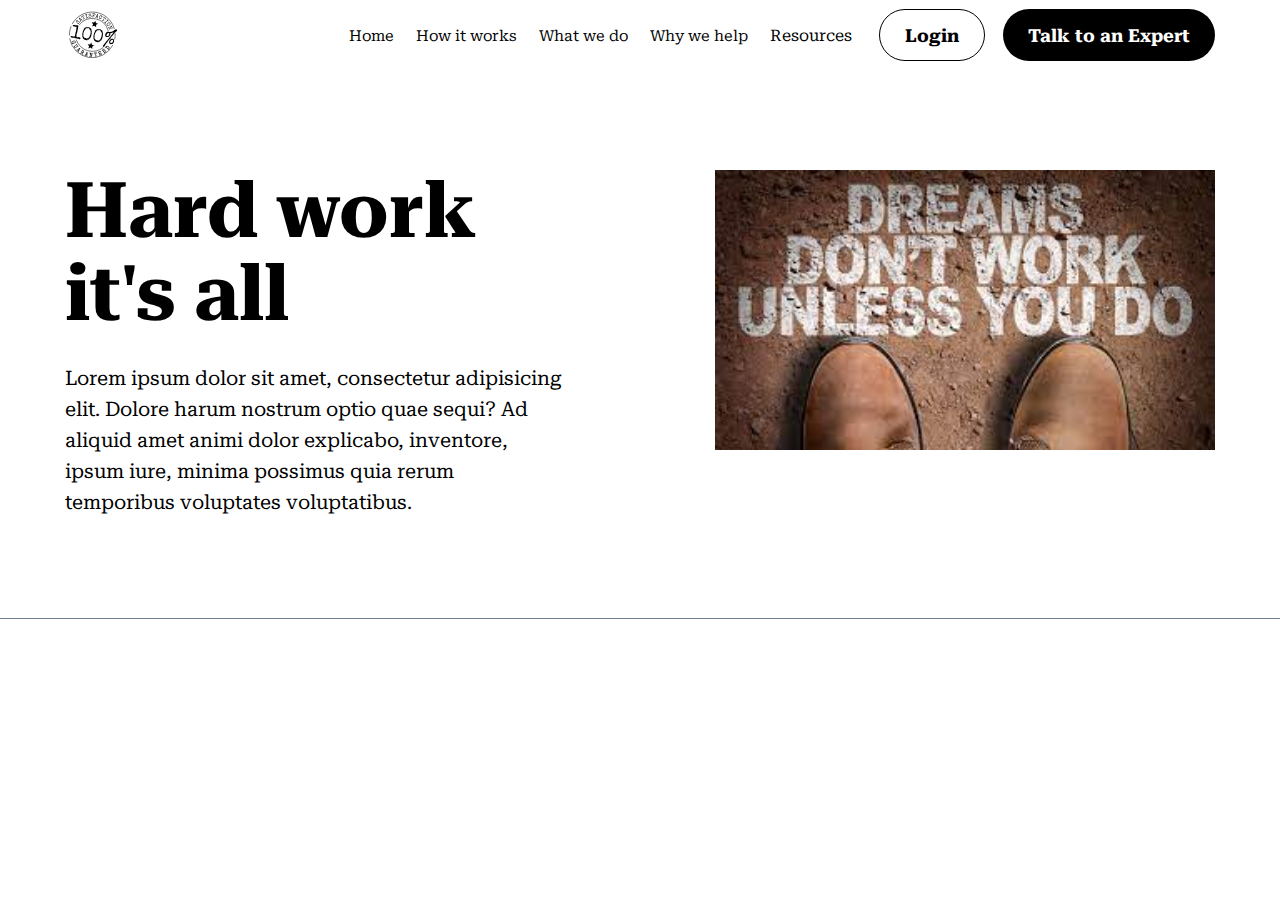
<file: lesson6/classwork6.1.html>
<!doctype html>
<html lang="en">
<head>
    <meta charset="UTF-8">
    <meta name="viewport"
          content="width=device-width, user-scalable=no, initial-scale=1.0, maximum-scale=1.0, minimum-scale=1.0">
    <meta http-equiv="X-UA-Compatible" content="ie=edge">
    <title>Document</title>
    <link rel="stylesheet" href="main6.1.css">
    <link rel="preconnect" href="https://fonts.googleapis.com">
    <link rel="preconnect" href="https://fonts.gstatic.com" crossorigin>
    <link href="https://fonts.googleapis.com/css2?family=Roboto+Serif:ital,wght@0,100;0,200;0,300;0,400;0,500;0,600;0,700;0,800;0,900;1,100;1,200;1,300;1,400;1,500;1,600;1,700;1,800;1,900&display=swap"
          rel="stylesheet">
</head>
<body>
<header class="header">
    <div class="wrapper">
    <div class="top_bar">
        <div class="header_logo"><img src="images/logo.svg" alt="logo"></div>
        <nav class="nav_meny">
            <div class="nav_meny_item "><a href="#">Home</a></div>
            <div class="nav_meny_item"><a href="#">How it works</a></div>
            <div class="nav_meny_item"><a href="#">What we do</a></div>
            <div class="nav_meny_item"><a href="#">Why we help</a></div>
            <div class="nav_meny_item"><a href="#"></a>Resources</div>
            <div class="nav_button">
                <button class="nav_btn nav_btn_login">Login</button>
                <button class="nav_btn nav_btn_expert">Talk to an Expert</button>
            </div>

        </nav>
    </div>
    <div class="header_content_wrap">
            <div class="header_content">
                <h1 class="header_content_title">Hard work it's all</h1>
                <p class="text">Lorem ipsum dolor sit amet, consectetur adipisicing elit. Dolore harum nostrum optio
                    quae sequi? Ad
                    aliquid amet animi dolor explicabo, inventore, ipsum iure, minima possimus quia rerum temporibus
                    voluptates voluptatibus.</p>
            </div>
            <div class="header_content_image">
                <img src="images/backgraund.jfif" alt="backgraund">
            </div>
        </div>
    </div>
</header>



</body>
</html>
</file>
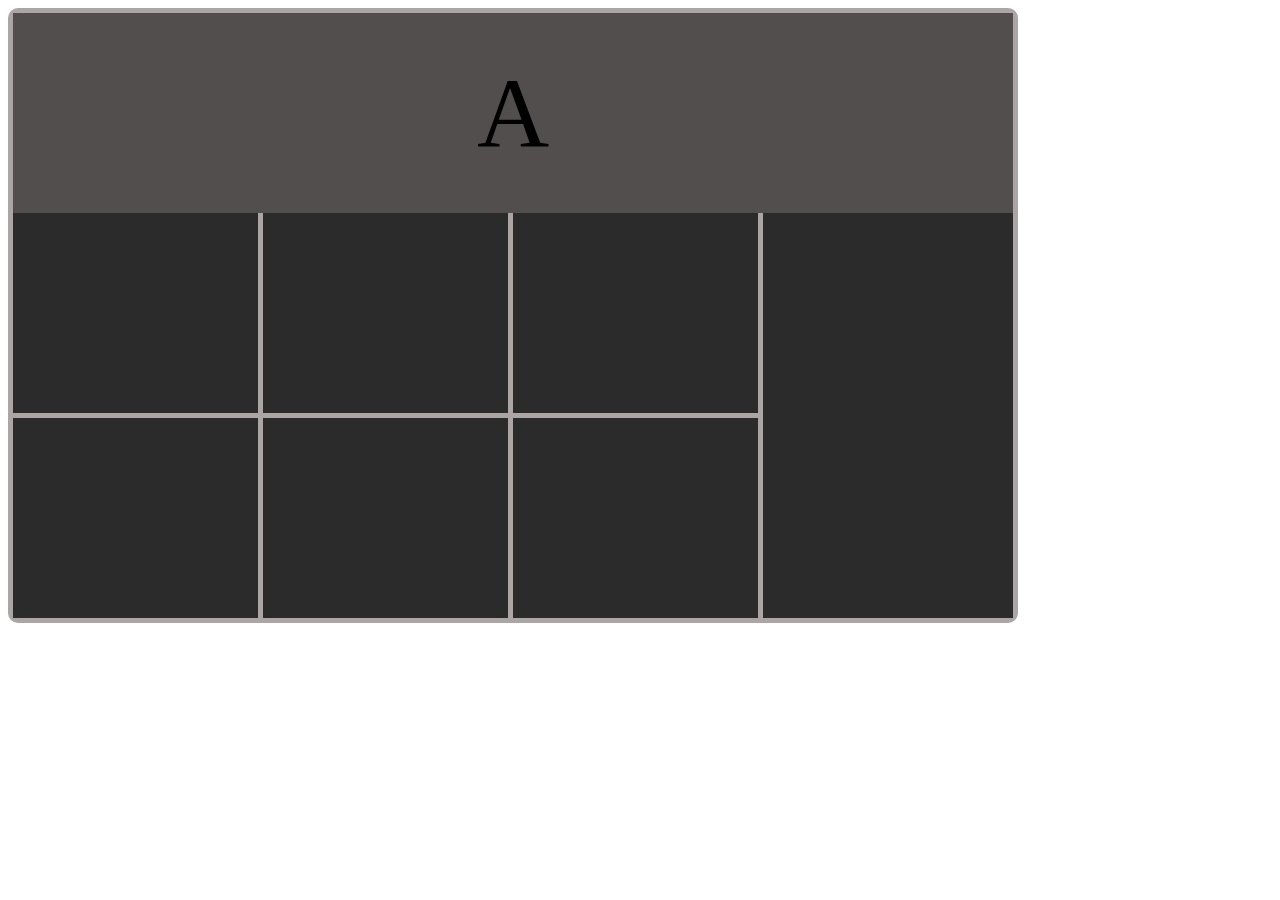
<file: lesson 3/classwork/classwork3.1.html>
<!DOCTYPE html>
<html lang="en">
<head>
    <meta charset="UTF-8">
    <title>Title</title>
    <link rel="stylesheet" href="mainclass3.1.css">

</head>
<body>
<div class="wrap">
<div class="singl"><div class="a">A</div></div>
<div class="father">
    <div class="together">
        <div class="chaild"></div>
        <div class="chaild"></div>
        <div class="chaild"></div>
        <div class="chaild"></div>
        <div class="chaild"></div>
        <div class="chaild"></div>
    </div>
        <div class="chaild_big"></div>

</div>
</div>
</body>
</html>
</file>
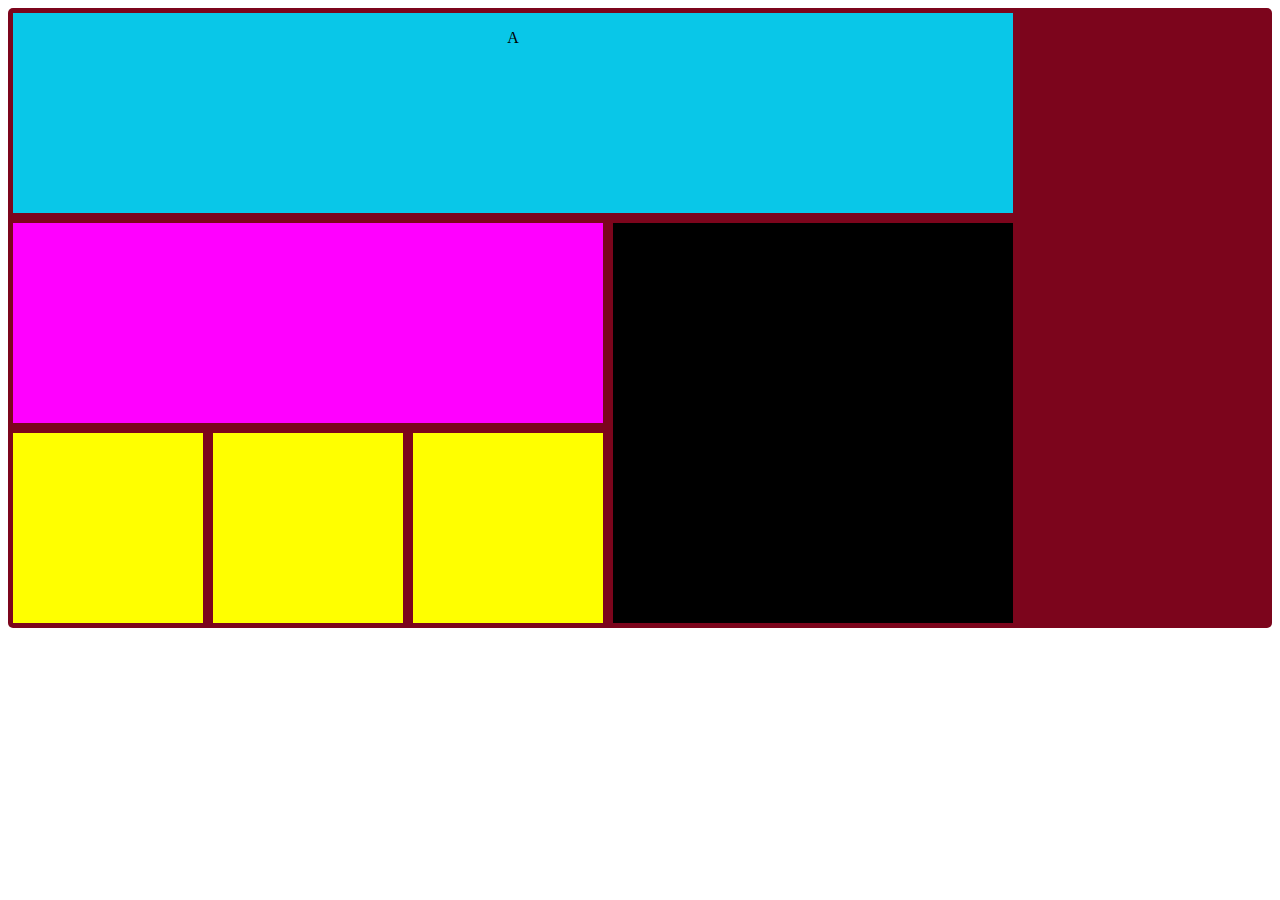
<file: lesson 3/classwork/classwork3.2.html>
<!doctype html>
<html lang="en">
<head>
    <meta charset="UTF-8">
    <meta name="viewport"
          content="width=device-width, user-scalable=no, initial-scale=1.0, maximum-scale=1.0, minimum-scale=1.0">
    <meta http-equiv="X-UA-Compatible" content="ie=edge">
    <title>Document</title>
    <link rel="stylesheet" href="main3.2.css">
</head>
<body>

</body>
</html>
<div class="wrap">
    <div class="abow"><p>A</p></div>
    <div class="famyly">
        <div class="toogether">
            <div class="mather"></div>
            <div class="chaild"></div>
            <div class="chaild"></div>
            <div class="chaild"></div>
        </div>
        <div class="enather"></div>
    </div>

</div>
</file>
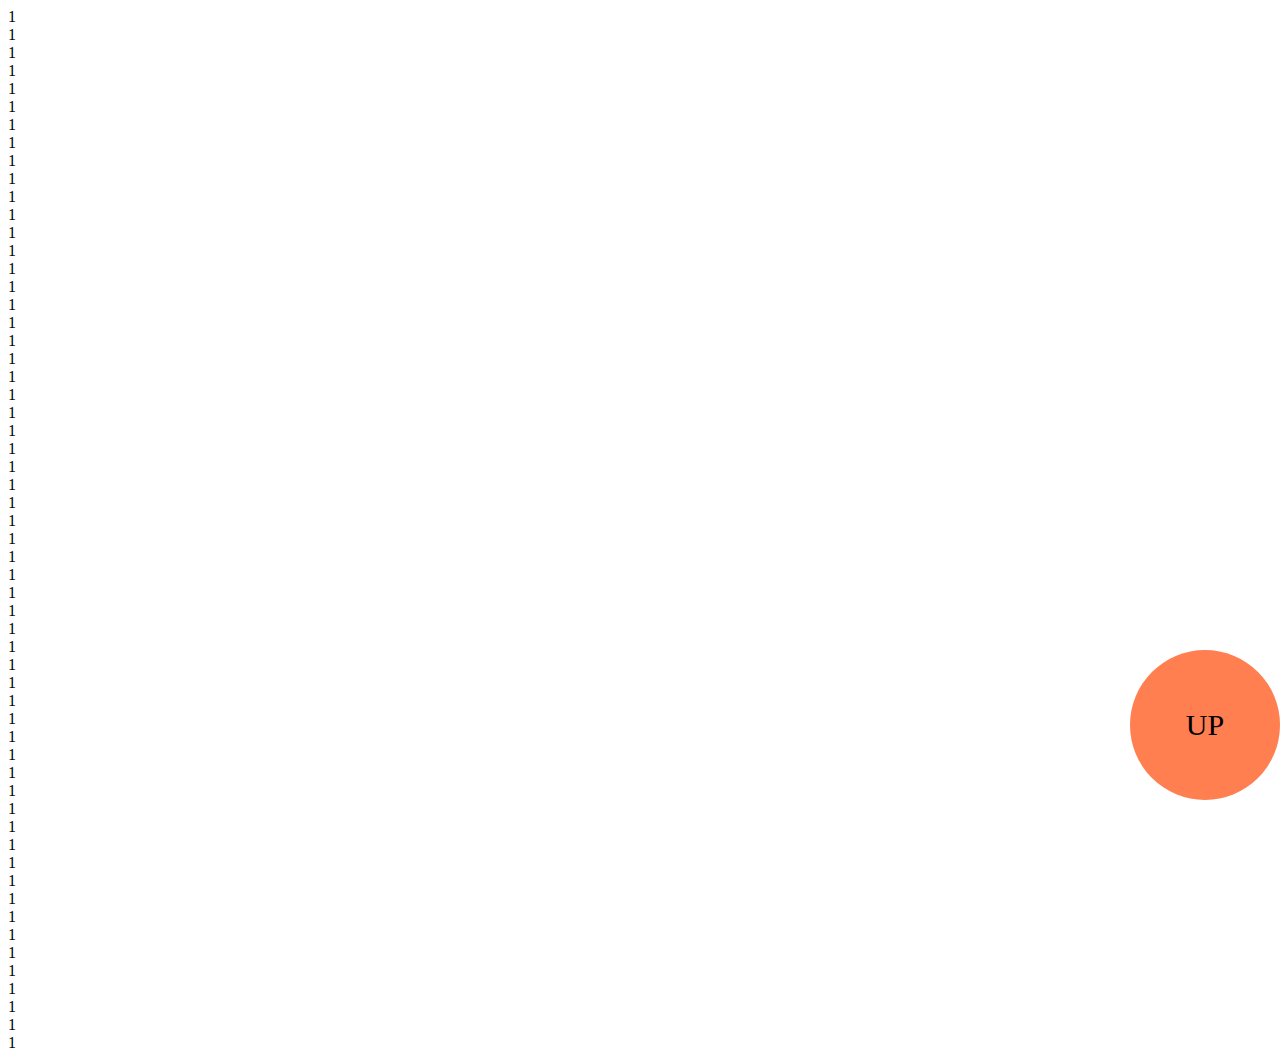
<file: lesson 3/classwork/classwork3.4.html>
<!DOCTYPE html>
<html lang="en">
<head>
    <meta charset="UTF-8">
    <title>Title</title>
    <style>
        .fix{
            display: flex;
            height: 150px;
            width: 150px;
            background: coral;
            border-radius: 50%;
            position: fixed;
            right: 0;
            bottom: 100px;
            align-items: center;
            justify-content: center;
            font-size: 30px;
        }
        .li{
            
            left: 50px;
        }
    </style>
</head>
<body>

<div class="li">
    <li>1</li>
    <li>1</li>
    <li>1</li>
    <li>1</li>
    <li>1</li>
    <li>1</li>
    <li>1</li>
    <li>1</li>
    <li>1</li>
    <li>1</li>
    <li>1</li>
    <li>1</li>
    <li>1</li>
    <li>1</li>
    <li>1</li>
    <li>1</li>
    <li>1</li>
    <li>1</li>
    <li>1</li>
    <li>1</li>
    <li>1</li>
    <li>1</li>
    <li>1</li>
    <li>1</li>
    <li>1</li>
    <li>1</li>
    <li>1</li>
    <li>1</li>
    <li>1</li>
    <li>1</li>
    <li>1</li>
    <li>1</li>
    <li>1</li>
    <li>1</li>
    <li>1</li>
    <li>1</li>
    <li>1</li>
    <li>1</li>
    <li>1</li>
    <li>1</li>
    <li>1</li>
    <li>1</li>
    <li>1</li>
    <li>1</li>
    <li>1</li>
    <li>1</li>
    <li>1</li>
    <li>1</li>
    <li>1</li>
    <li>1</li>
    <li>1</li>
    <li>1</li>
    <li>1</li>
    <li>1</li>
    <li>1</li>
    <li>1</li>
    <li>1</li>
    <li>1</li>
</div>
<div class="fix">UP</div>


</body>
</html>
</file>
<file: project/project.css>
*{
    font-family: 'Roboto', sans-serif;
    margin: 0;
    padding: 0;
}
:root{
    --black1-color: #0e2633;
}
:root{
    --black2-color: #375361;
}
:root{
    --yellow-color: #fdc501;
}
.top_bar{
    max-width: 1376px;
    margin: 15px auto 15px;
    display: flex;
    align-items: center;
    justify-content: space-between;
    /*position: absolute;*/
}
.nav_meny_Item a{
    font-size: 16px;
    line-height: 24px;
    text-decoration: none;
   }
.color1{
    color: #132342;
}
.color{
    color: black;
    display: flex;
    align-items: center;
    column-gap: 5px;
}
.nav_btn{
    width: 163px;
    height: 54px;
    box-sizing: border-box;
    font-size: 16px;
    line-height: 24px;
    padding: 15px 29px;
}
.meny_btn{
    background: var(--black1-color);
    color: white;
    border: none;

}
.nav_meny{
    display: flex;
    align-items: center;
    justify-content: space-between;
    width: 1140px;
}
.meny{
    display: flex;
    align-items: center;
    justify-content: space-between;
    column-gap: 48px;
}
.meny_button{
    display: flex;
    align-items: center;
    justify-content: space-between;
    column-gap: 24px;
}
.header_content{
    display: flex;
    align-items: center;
    justify-content: space-between;
    margin-left: 147px;
    box-sizing: border-box;
}
.raight_content{
    height: 886px;
    width: 600px;
    background: var(--yellow-color);
}
.left_content{
    width: 436px;
}
.left_content p{
    margin-top:32px;
    margin-bottom: 38px;
    color: var(--black2-color);
    font-size: 22px;
    line-height: 32px;
}
.left_content h1{
    font-size: 60px;
    line-height: 64px;
    color: var(--black1-color);
}
.head_btn_1{
    background: var(--yellow-color);
    color: var(--black1-color);
    margin-right: 16px;
    border: none;
}
.head_btn_2{
    border: solid 1px var(--black1-color);
    color: black;
    background: white;
}
#top{
    position: relative;
    top: 172px;
    left: -102px;
}
#botom{
    position: relative;
    bottom: -225px;
    height: 112px;
}
.txt_after_punkt_p{
    text-align: center;
    color: #0B2330;
}
.txt_after_punkt {
    box-sizing: border-box;
    margin: 189px auto 59px;
    text-align: center;
}
.txt_after_punkt1{
    height: 96px;
    width: 547px;
    font-size: 42px;
    line-height: 48px;
}
.logo_partner{
    display: flex;
    justify-content: center;
}
.punkt_text{
    font-size: 34px;
    line-height: 40px;
    color: #0B2330;
    margin-top: 35px;
}
.punkt_title{
    font-size: 34px;
    line-height: 40px;
    color: #0B2330;
}
.bycikl{
    height: 494px;
    margin: 192px 32px ;
    background: #51CEBC;
}
.center{
    border-radius: 10px;
    display: flex;
    justify-content: center;
    align-items: center;
}
#bycikl{
    height: 358px;
    width: 678px;
}
#fiolet{
    width: 562px;
    position: relative;
    left: -144px;
}
.punkt{
    margin-right: 120px;
    width: 550px;
}
.txt_after_punkt2{
    height: 80px;
    width: 711px;
    font-size: 34px;
    line-height: 40px;
}
#scrin{
    display: block;
    margin: 0px auto 113px;
}
#botom_centr{
    display: block;
    margin: 0 auto;
}
.fiolet{
    height: 494px;
    margin: 176px 32px 136px 148px;
    background: #BD78F0;
}
.after_fiolet_blok{
    font-size: 42px;
    line-height: 48px;
    color: #0B2330;
    margin: 13px 0px 26px;
}
.left_content_after_fiolet_blok{
    width: 593px;
    margin-left: 148px;
}
.hat_txt{
    font-size: 14px;
    line-height: 24px;
    color: #6A7981;
    text-transform: uppercase;
}
#after_fiolet_blok{
    font-size: 42px;
    line-height: 48px;
    color: #0B2330;
    margin: 13px 0px;
}
.under_txt{
    font-size: 22px;
    line-height: 32px;
    color: #375361;
    margin-top: 26px;
}
.wrap_1{
    margin: 226px 32px 146px 146px;
}
.simil_title{
    font-size: 34px;
    line-height: 40px;
    color: #0B2330;
}
.simil_txt{
    font-size: 17px;
    line-height: 28px;
    color: #375361;
    margin-top: 29px;
}
.similar_txt{
    width: 484px;
    margin: 23px 0px 64px;
}
.similar_btn{
    height: 54px;
    width: 144px;
    background: white;
    border: 1px solid #0B2330;
    box-sizing: border-box;
    border-radius: 4px;
    font-size: 16px;
    line-height: 24px;
    color: #000000;
}
.similar_blok{
    display: flex;
    justify-content: space-between;
    margin-bottom: 140px;
}
.smole_similar{
    height: 23px;
    padding: 0px 18px 0px 8px;
    font-size: 12px;
    line-height: 16px;
    text-transform: uppercase;
    color: #61757E;
    margin-right: 8px;
    border: none;
    border-radius: 4px;
}
.inline_btn{
    margin-top: 18px;
}
.smol_btn_bacg{
    background: #FE9F28;
    color: #0B2330;
}
.solve{
    height: 960px;
    background: #F2EDE7;
    margin-bottom: 184px;
}
.solve_head_title{
    font-size: 60px;
    line-height: 64px;
    color: #0B2330;
    margin-top: 10px;
}
.solve_head_txt{
    width: 1064px;
    margin: 0px 0px 120px 122px;
    padding-top: 96px;
}
.sheadle_titel1{
    font-size: 24px;
    line-height: 32px;
    color: #0B2330;
    margin: 25px 0px;
}
.sheadle_text1{
    font-size: 17px;
    line-height: 28px;
    color: #375361;
    margin-bottom: 35px;
}
.sheadle_text2{
    padding: 23px 0px;
    border-bottom: solid 2px #C3CACD;
}
.solve_sheadle{
    border-top: solid 2px #C9316F;
    width: 589px;
}
.solve_content{
    display: flex;
    justify-content: space-around;
}
.btn_after_solve{
    height: 54px;
    width: 208px;
    background: #F9C600;
    box-sizing: border-box;
    border-radius: 4px;
    font-size: 16px;
    line-height: 24px;
    color: #0B2330;
    margin-top: 36px;
    border: none;
}
.content_after_solve{
    display: flex;
    justify-content: space-between;
    /*margin-left: 148px ;*/
}
.case_titl{
    font-size: 24px;
    line-height: 32px;
    color: #0B2330;
    margin: 13px 0px 26px;
}
.case_txt{
    font-size: 17px;
    line-height: 28px;
}
.case_btn{
    height: 54px;
    width: 140px;
    background: transparent;
    border: 1px solid #0B2330;
}
.face_name{
    font-size: 16px;
    line-height: 24px;
    color: #0B2330;
    margin-left: 24px;
}
.face_txt{
    font-size: 17px;
    line-height: 28px;
    color: #2F3F48;
    margin-left: 24px;
}
.case_raight_titl{
    font-size: 34px;
    line-height: 40px;
    color: #000000;
}
.face{
    display: flex;
    margin-top: 95px;
}
.case_raight_content{
    width: 794px;
    padding: 79px 121px 118px 116px;
    background: #F9C600;
    border-radius: 0px 10px 10px 0px;
}
.case_sudy{
    height: 584px;
        display: flex;
    margin: 264px 32px 46px;
    justify-content: space-between;
    box-sizing: border-box;
}
.case_left_cont{
    background: #F2EDE7;
    width: 794px;
    border-radius: 10px 0px 0px 10px;
    padding: 80px 121px 128px 116px ;
}
.darkblue_hat{
    height: 423px;
       border-bottom: solid 1px #375361;
    background: #0B2330;
    display: flex;
    justify-content: center;
    padding-top: 53px;
}
#six{
    position: relative;
}
.db_color{
    color: white;
}
.db_main{
    font-size: 42px;
    line-height: 48px;
}
.db_locat{
    width: 609px;
}
.db_locat button{
    margin-left: 200px ;
}
.darkblu_bac{
    background: #0B2330;
    padding: 0px 32px 220px;
}
.txt_yellow{
    font-size: 16px;
    line-height: 24px;
    color: #F9C600;
}
.txt_white{
    font-size: 16px;
    line-height: 24px;
    color: #94A0A4;
    margin-top: 14px;
}
.simil_gap{
    display: flex;
    justify-content: space-between;
    width: 790px;
}
.bottom{
    display: flex;
    justify-content: space-between;
    margin: 80px 296px 69px 32px;
}
.footer1{
    margin: 0px 150px 0px 350px;
    display: flex;
    justify-content: space-between;
}
.footer_txt{
    font-size: 16px;
    line-height: 24px;
    color: #94A0A4;
}
.social{
    height: 28px;
}
</file>
<file: lasson2/main.css>
.target{
    width: 200px;
    height: 200px;
    background: #fdc501;
    box-shadow: #2b2b2b 15px 15px;
    margin: 200px;
    box-sizing: border-box;

}
body{
    margin: 100;
}
.target1{
    width: 200px;
    height: 200px;
    background: #fdc501;
    box-sizing: border-box;
    box-shadow: #524e4e 15px 15px 5px;
    margin: 0 auto;
}
.target2{
    width: 200px;
    height: 200px;
    background:#fdc501;
    box-sizing: border-box;
    margin: 100px auto;
    box-shadow: #524e4e 15px 15px 5px 5px;

}
</file>
<file: lesson 4/main4.1.css>
p{
    background: cornflowerblue;
}
.under p {
    background: fuchsia;
}
h1{
    color: yellow;
}
.av>p{
    color: red;
}
ul{
    font-size: 12px;
    color: darkblue;
}
.av ul{
    font-size: 20px;
    color: red;
}
.av ul ul{
    color: black;
}
.av :nth-child(4) h1{
    background: fuchsia;
    color: yellow;
}
.av ul:nth-child(3n+2){
    color: aqua;
}
.av ul ul:nth-child(2){
    background: black;
}
</file>
<file: lesson5/main5.1.css>
@media screen and (min-width: 1440px ){
    .left_colom{
        display: flex;
        flex-wrap: wrap;
        width: 400px;
        row-gap: 30px;
        align-content: flex-start ;
    }
    button{
        width: 300px;
        height: 120px;
    }
    .hat{
        display: flex;
        justify-content: space-between;
        width: 1600px;
        margin-bottom: 20px;
    }
    .content{
        display: flex;
        column-gap: 20px;
    }
    .box_3{
        width: 1250px;
        height: 400px;
        background: silver;
    }
    .box_4{
        display: flex;
        justify-content: space-around;
        align-items: center;
        width: 1250px;
        height: 300px;
    }
    .box_4_1{
        height: 200px;
        width: 250px;
        background: silver;
    }
    .box5-6{
        display: flex;
        justify-content: space-around;
        width: 1400px;
        box-sizing: border-box;
    }
    .box5{
        display: flex;
        justify-content: space-around;
        flex-wrap: wrap;
        row-gap: 30px;
        width: 950px;
    }
    .box_5_1{
        height: 300px;
        width: 430px;
        background: silver;
    }
    .box_6{
        display: flex;
        flex-wrap: wrap;
        width: 250px;
        row-gap: 30px;
        align-content: flex-start ;


    }
    .box_6_1{
        width: 200px;
        height: 100px;
        background: silver;
        box-sizing: border-box;
    }
    .box7{
        display: flex;
        justify-content: center;
        align-content: center;
        height: 300px;
        width: 1300px;
    }
    p{
        font-size: 40px;
    }
    .xx{
        width: 1650px;
        box-sizing: border-box;
    }
    .main{
        row-gap: 30px;
    }

}
@media screen and (min-width: 990px ) and (max-width: 1440px){
    /*.left_colom{*/
    /*    display: flex;*/
    /*    flex-wrap: wrap;*/
    /*    width: 400px;*/
    /*    row-gap: 30px;*/
    /*    align-content: flex-start ;*/
    /*}*/
    .hat button{
        width: 300px;
        height: 120px;
    }
    .hat{
        display: flex;
        justify-content: space-between;
        width: 1000px;
        margin-bottom: 20px;
    }
    /*.content{*/
    /*    display: flex;*/
    /*    column-gap: 20px;*/
    }
    .box_3{
        width: 1000px;
        height: 300px;
        background: silver;
    }
    .box_4{
        display: flex;
        justify-content: space-around;
        align-items: center;
        width: 1000px;
        height: 600px;
    }
    .box_4_1{
        height: 250px;
        width: 400px;
        background: silver;
    }
    /*.box5-6{*/
    /*    display: flex;*/
    /*    justify-content: space-around;*/
    }
    .box5{
        display: flex;
        justify-content: space-around;
        flex-wrap: wrap;
        row-gap: 30px;
        height: 1000px;
        width: 1000px;
        box-sizing: border-box;
    }
    .box_5_1{
        height: 300px;
        width: 450px;
        background: silver;
    }
    .box_6{
        display: flex;
        flex-wrap: wrap;
        width: 1000px;
        height: 400px;
        row-gap: 30px;
        align-content: flex-start ;


    }
    .box_6_1{
        width: 400px;
        height: 100px;
        background: silver;
    }
    .box_6:nth-child(4){
        width: 400px;
        height: 350px;
    }
    .box7{
        display: flex;
        justify-content: center;
        align-content: center;
        height: 300px;
        width: 1000px;
    }
    p{
        font-size: 40px;
    }
    .xx{
        width: 1050px;
        box-sizing: border-box;
    }
    .main{
        row-gap: 30px;
    }
</file>
<file: lesson6/main6.1.css>
*{
    font-family: 'Roboto Serif', sans-serif;
    margin: 0;
    padding: 0;
}
:root{
    --black-color: #000
}
.header_logo img{
    height: 50px;
}
.wrapper{
    max-width: 1150px;
    margin: 0 auto;
}
.nav_meny_item a{
    font-size: 15px;
    line-height: 16px;
    color: var(--black-color);
    text-decoration: none;
}
.top_bar{
    height: 70px;
    display: flex;
    align-items: center;
    justify-content: space-between;
}
.header_logo{
    display: flex;
    align-items: center;
}
.nav_meny{
    display: flex;
    align-items: center;
    grid-column-gap: 22px;
}
.nav_button{
    margin-left: 5px;
    display: flex;
    column-gap: 18px;
}
.nav_btn{
    height: 52px;
    box-sizing: border-box;
    border-radius: 100px;
    font-weight: bold;
    font-size: 18px;
    line-height: 25px;
    padding: 0 25px;
    cursor: pointer;
    transition: box-shadow .6s ;
}
.nav_btn_login{
    border: 1px solid var(--black-color);
    color: var(--black-color);
    background: none;
}
.nav_btn_expert{
    background: var(--black-color);
    color: white;
    border: none;
}
.nav_btn:hover{
    box-shadow: 0px 0px 5px 5px slategrey;
}
.header_content_image img{
    width: 500px;
}
.header_content_wrap{
    padding: 100px 0;
    display: flex;
    justify-content: space-between;
    column-gap: 60px;
}
.header_content_title{
    font-weight: bold;
    font-size: 77px;
    line-height: 83px;
    color: var(--black-color);
    margin-bottom: 27px;
}
.text{
    font-size: 20px;
    line-height: 31px;
    color: var(--black-color);

}
.header_content{
    width: 500px;
    min-width: 500px;
}
.header{
    border-bottom: 1px solid slategrey;
}
</file>
<file: lesson 3/classwork/mainclass3.1.css>
.wrap{
    background: #aba5a5;
    border-radius: 10px;
    height: 605px;
    width: 1000px;
    column-gap: 5px;
    row-gap: 5px;
    padding: 5px;

}
.singl{
    width: auto;
    height: 200px;
    background: #524e4e;
    display: flex;
    align-items: center;
    justify-content: center;




}
.a{
    font-size: 100px;
}
.father{
    display: flex;
    /*column-gap: 5px;*/

}
.together{
    display: flex;
    flex-wrap: wrap;
    width: 750px;
    column-gap: 5px;
    row-gap: 5px;

}
.chaild{ height: 200px;
    width: 245px;
    background: #2b2b2b;

}
.chaild_big{
    width: 250px;
    height: auto;
    background: #2b2b2b;
}
</file>
<file: lesson 3/classwork/main3.2.css>
.abow{
    height: 200px;
    background: #09c7e8;
    width: 1000px;
    margin: 5px;

}
p{
    text-align: center;
    align-items: center;
}
.mather{
    height: 200px;
    width: 600px;
    background: fuchsia;
    margin: 5px;
}
.chaild{
    height: 190px;
    width: 190px;
    background: yellow ;
    margin: 5px;
    box-sizing: border-box;


}
.enather{
    height: 400px;
    width: 400px;
    background: black;
    margin: 5px;
}
.famyly{
    display: flex;
}
.toogether{
    display: flex;
    flex-wrap: wrap;
    width: 600px;

}
.wrap{
    border-radius: 5px;
    background: #7c051c;
    width: auto;
    display: flex;
    flex-direction: column;
    justify-content: center;
}
</file>
